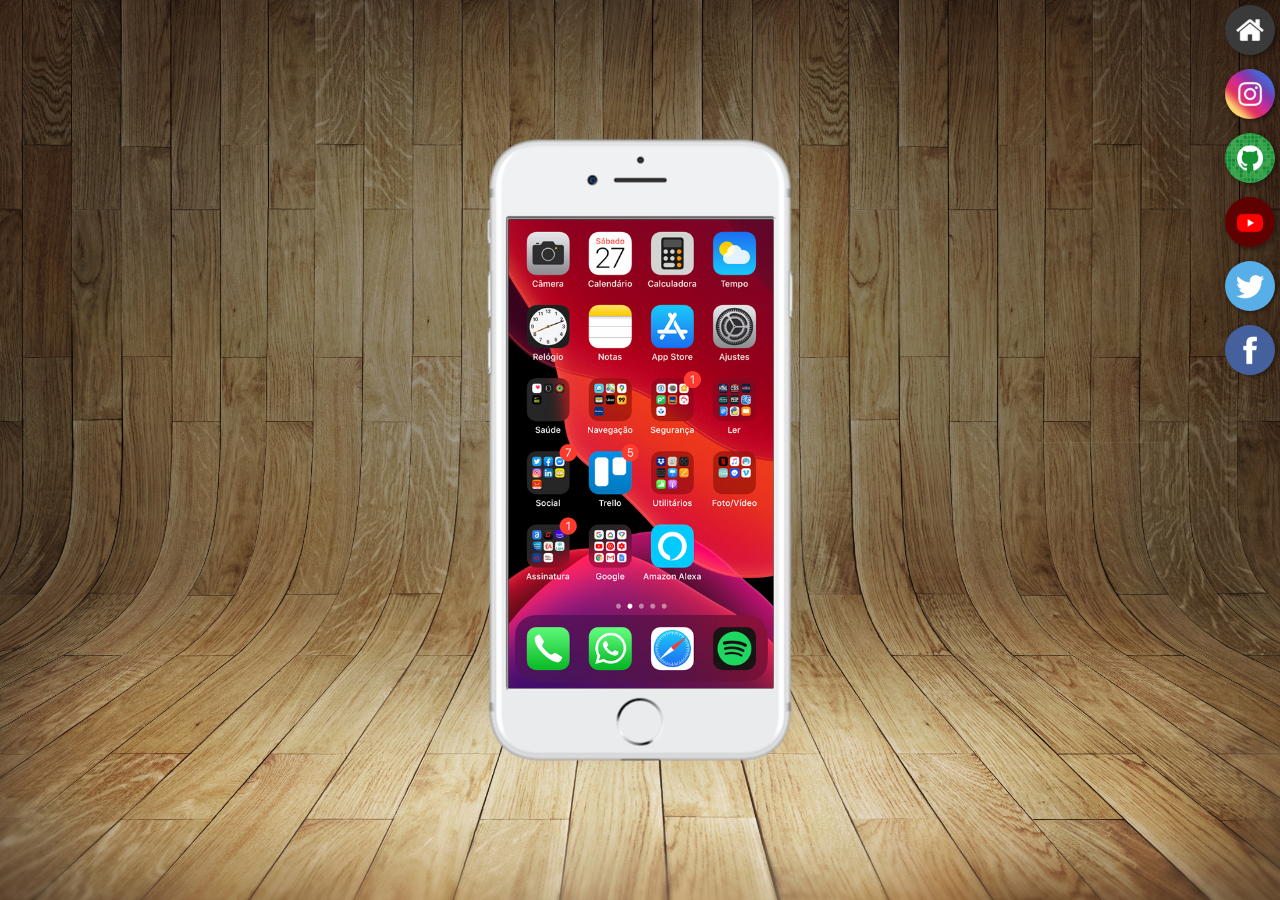
<file: index.html>
<!DOCTYPE html>
<html lang="pt-br">
<head>
    <meta charset="UTF-8">
    <meta name="viewport" content="width=device-width, initial-scale=1.0">
    <title>Projeto de Redes Sociais</title>
    <link rel="shortcut icon" href="favicon.ico" type="image/x-icon">
    <link rel="stylesheet" href="estilos/style.css">
</head>

<body>
    <main>
        <section id="telefone">
            <iframe src="home.html" name="tela" id="tela" fameborder="0">
                Seu navegador não é compatível com isso!
            </iframe>
        </section>

        <section id="redes-sociais">
            <a href="home.html" target="tela"><img src="imagens/logo-home.jpg" alt="home"></a> <br>

            <a href="instagram.html" target="tela"><img src="imagens/logo-instagram.jpg" alt="instagram"></a> <br>

            <a href="github.html" target="tela"><img src="imagens/logo-github.jpg" alt="github"></a> <br>

            <a href="youtube.html" target="tela"><img src="imagens/logo-youtube.jpg" alt="youtube"></a> <br>

            <a href="twitter.html"  target="tela"><img src="imagens/logo-twitter.jpg" alt="twitter"></a> <br>

            <a href="facebook.html"  target="tela"><img src="imagens/logo-facebook.jpg" alt="facebook"></a>
        </section>
    </main>
</body>
</html>
</file>
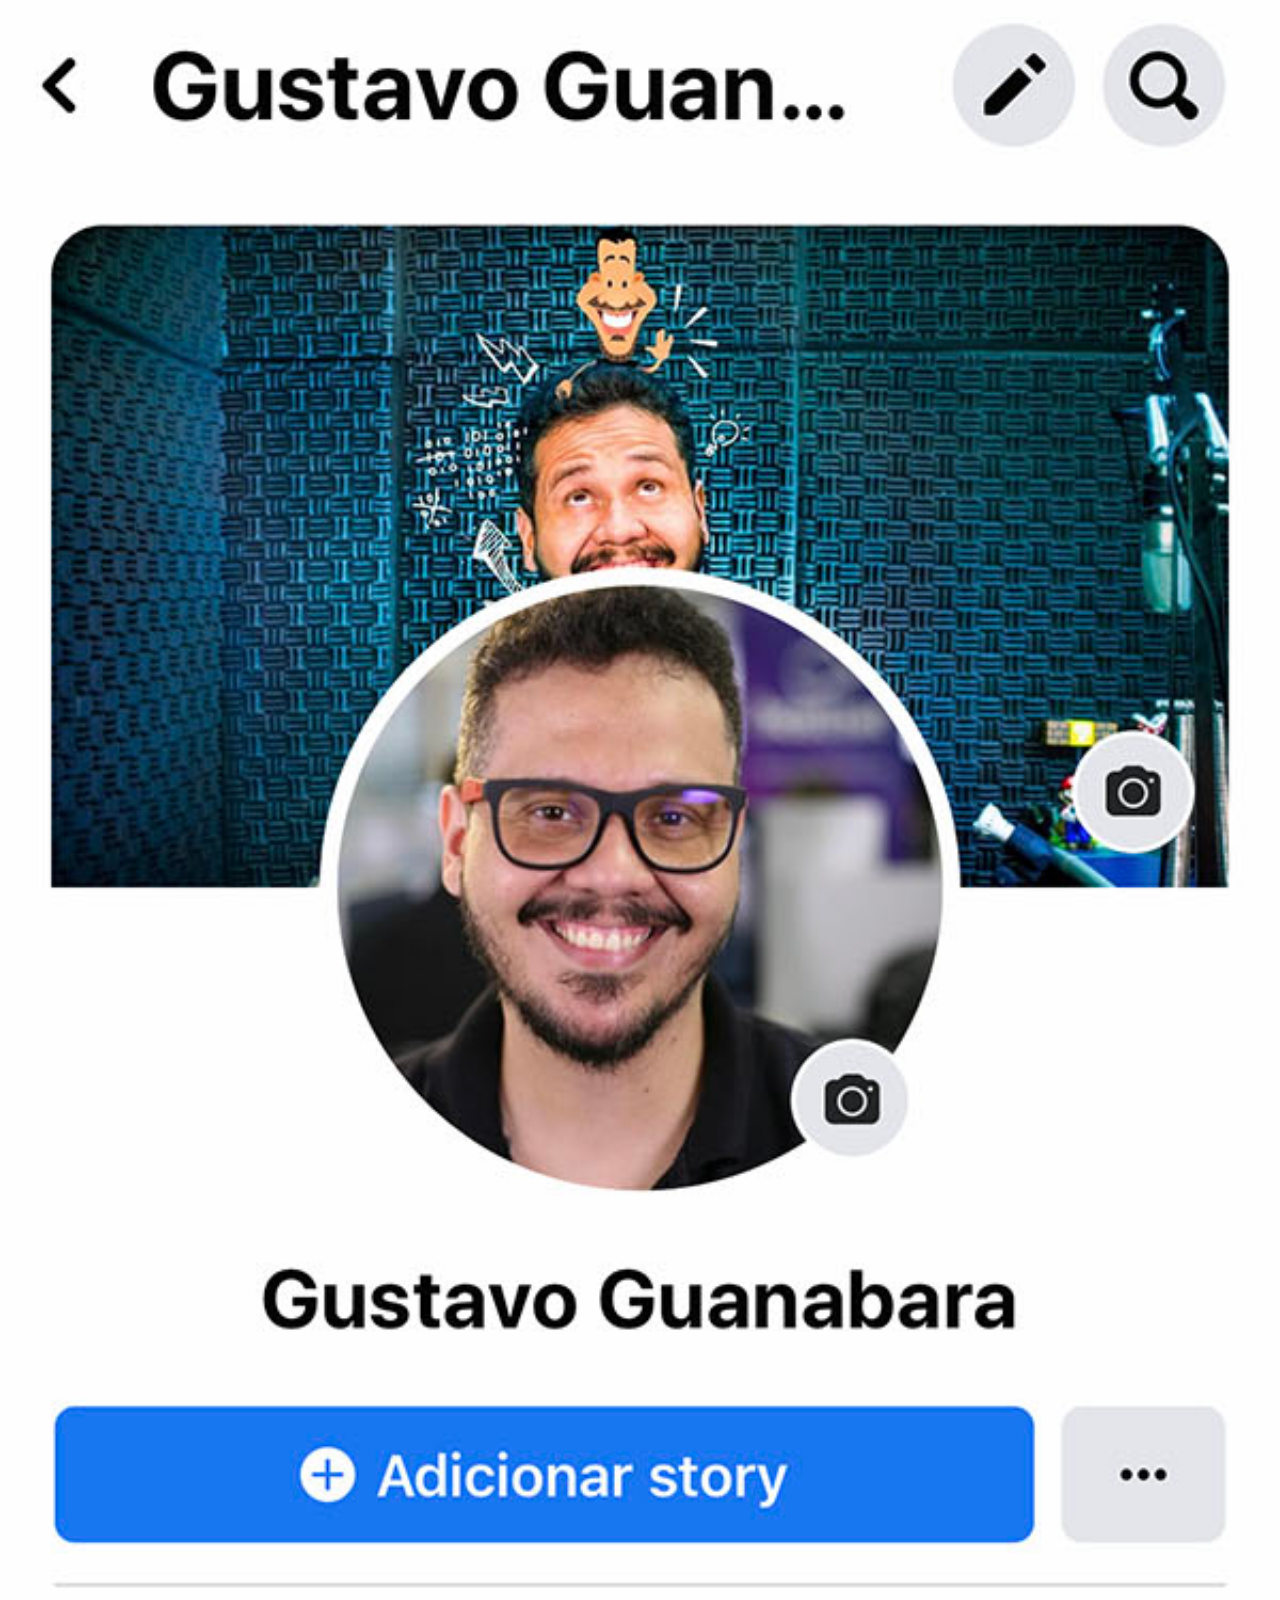
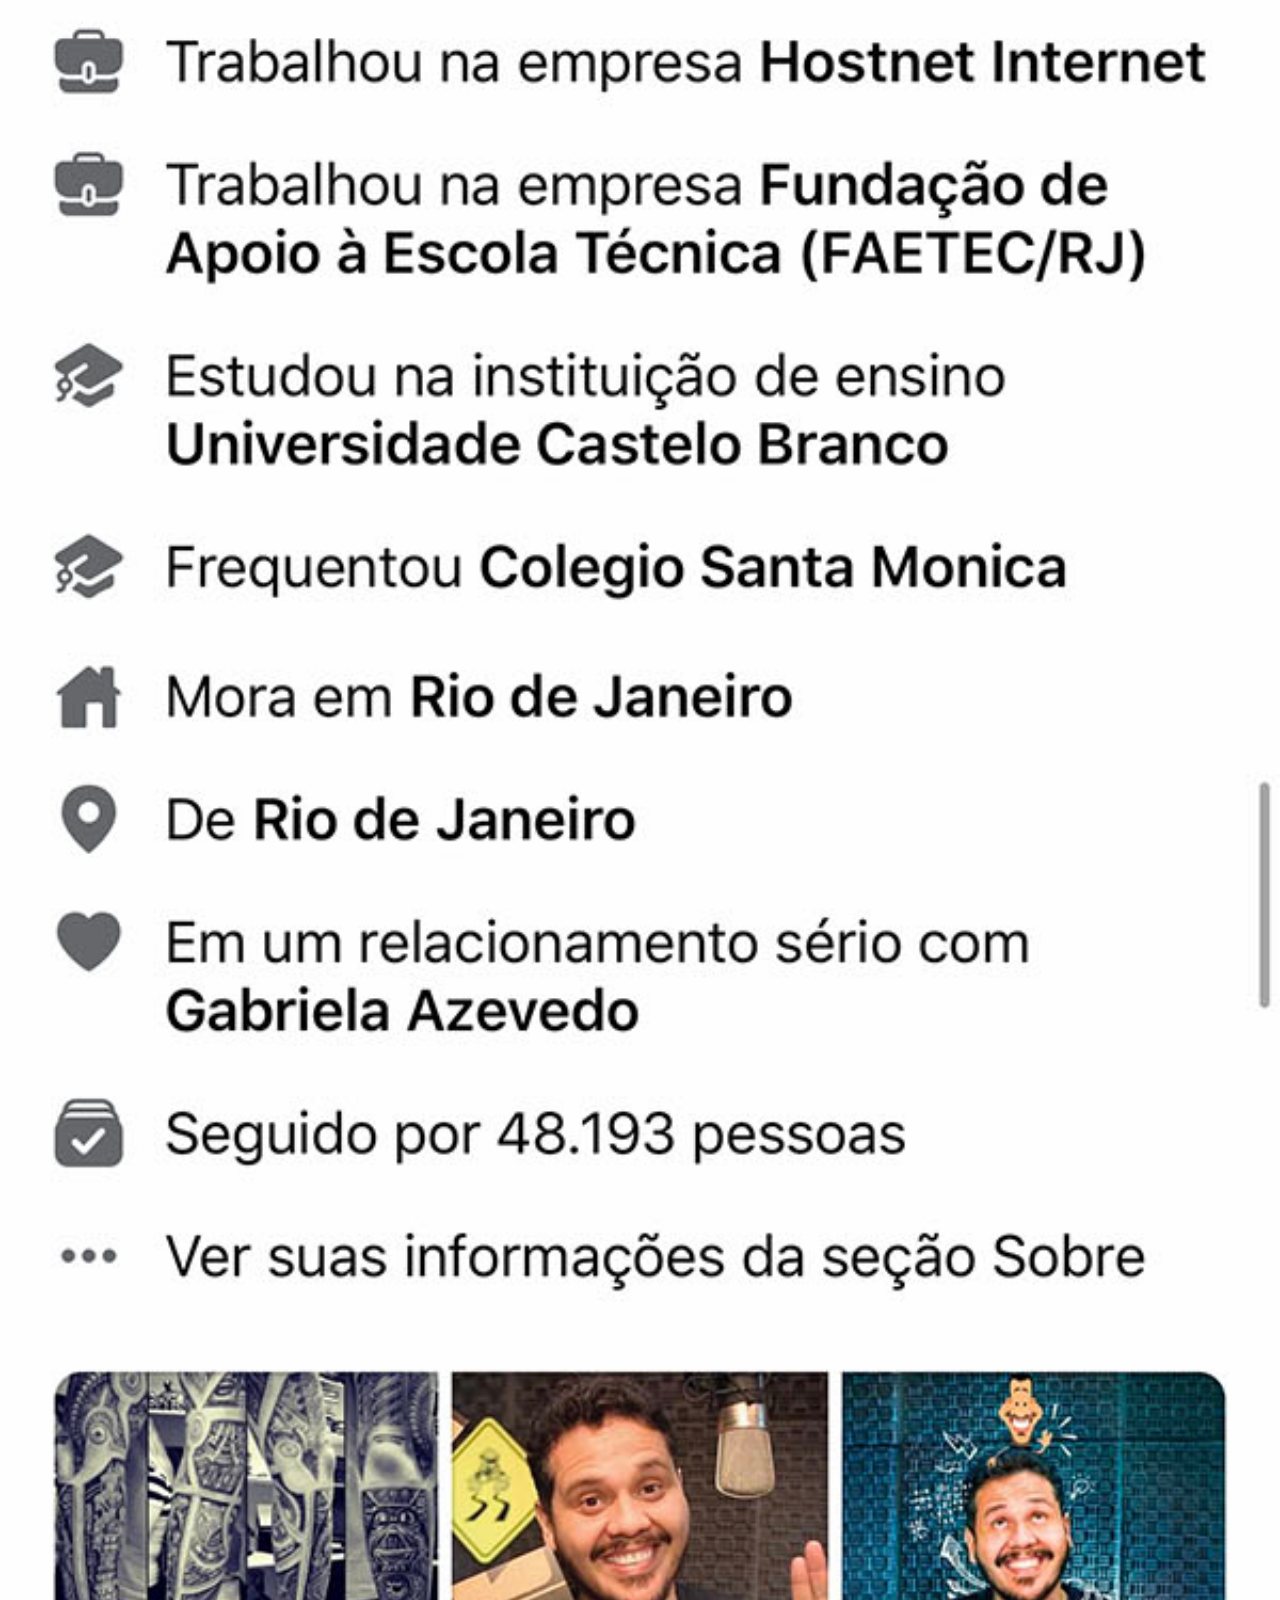
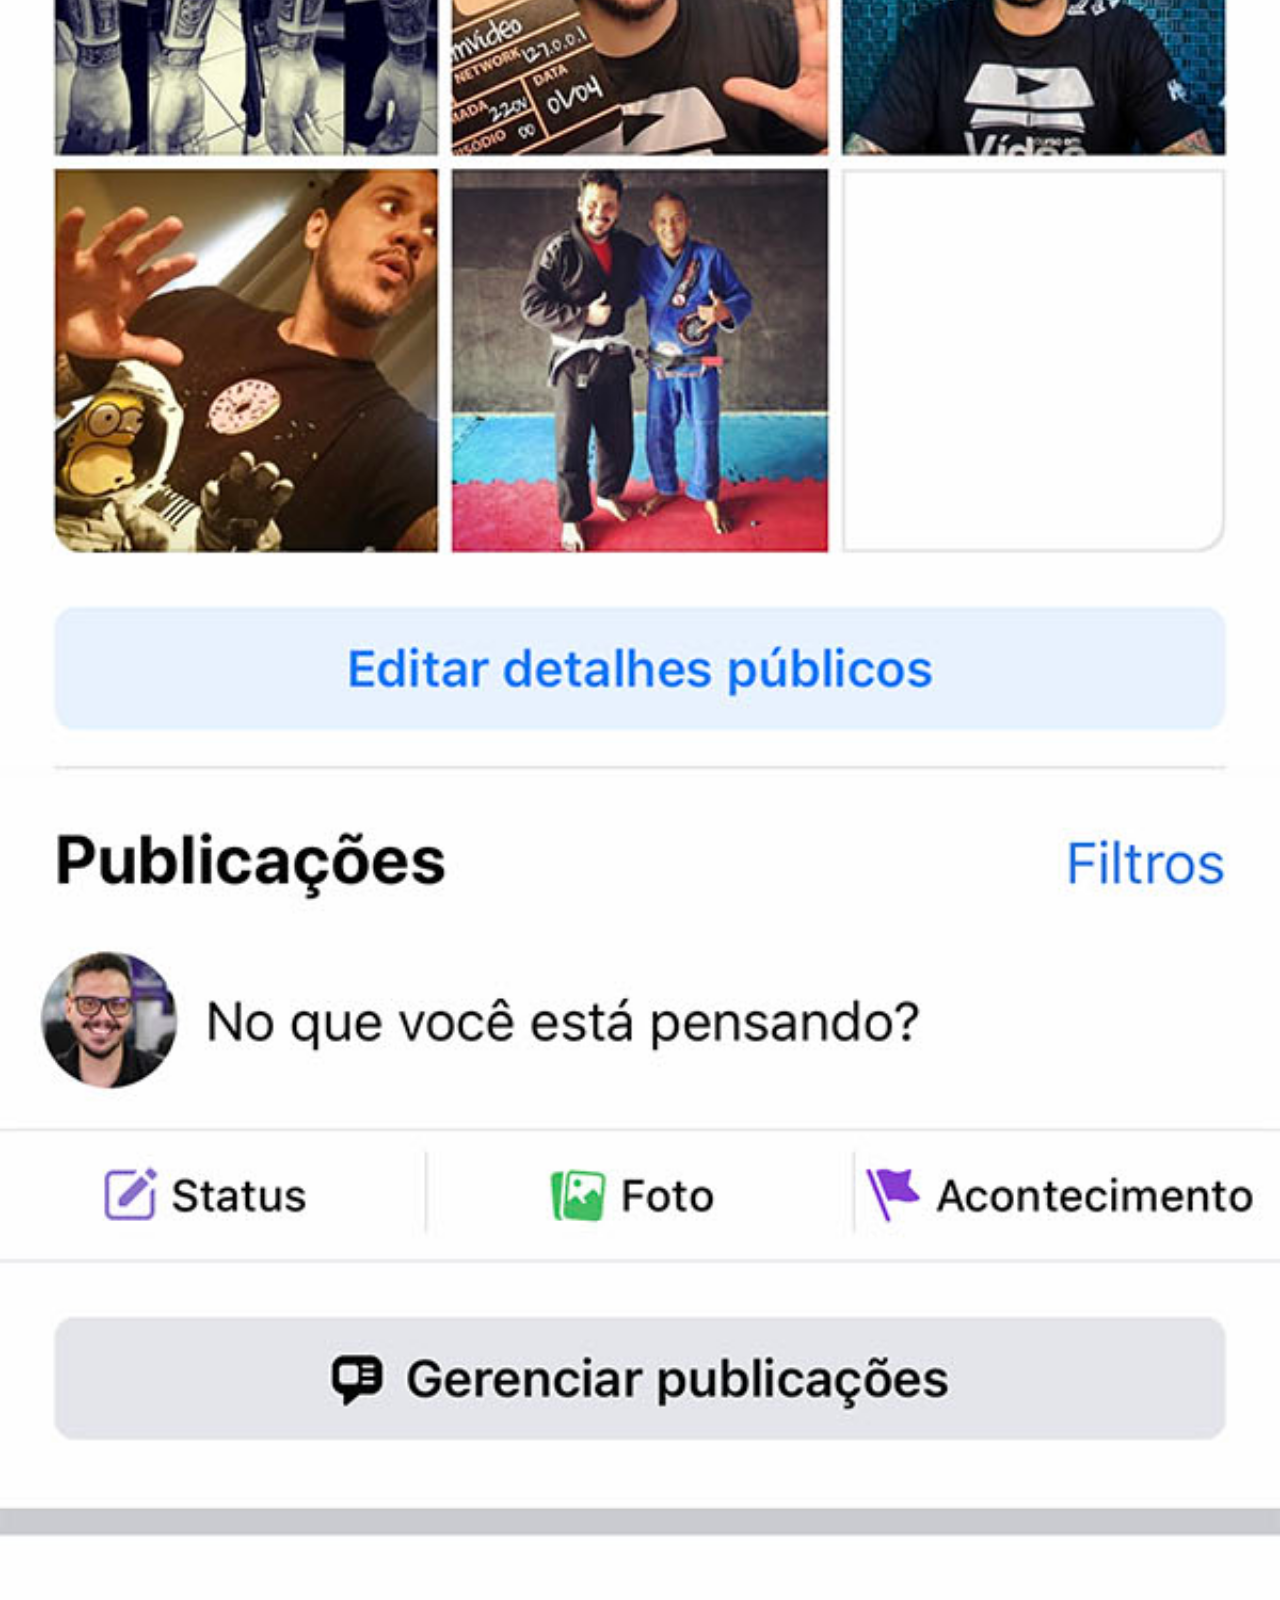
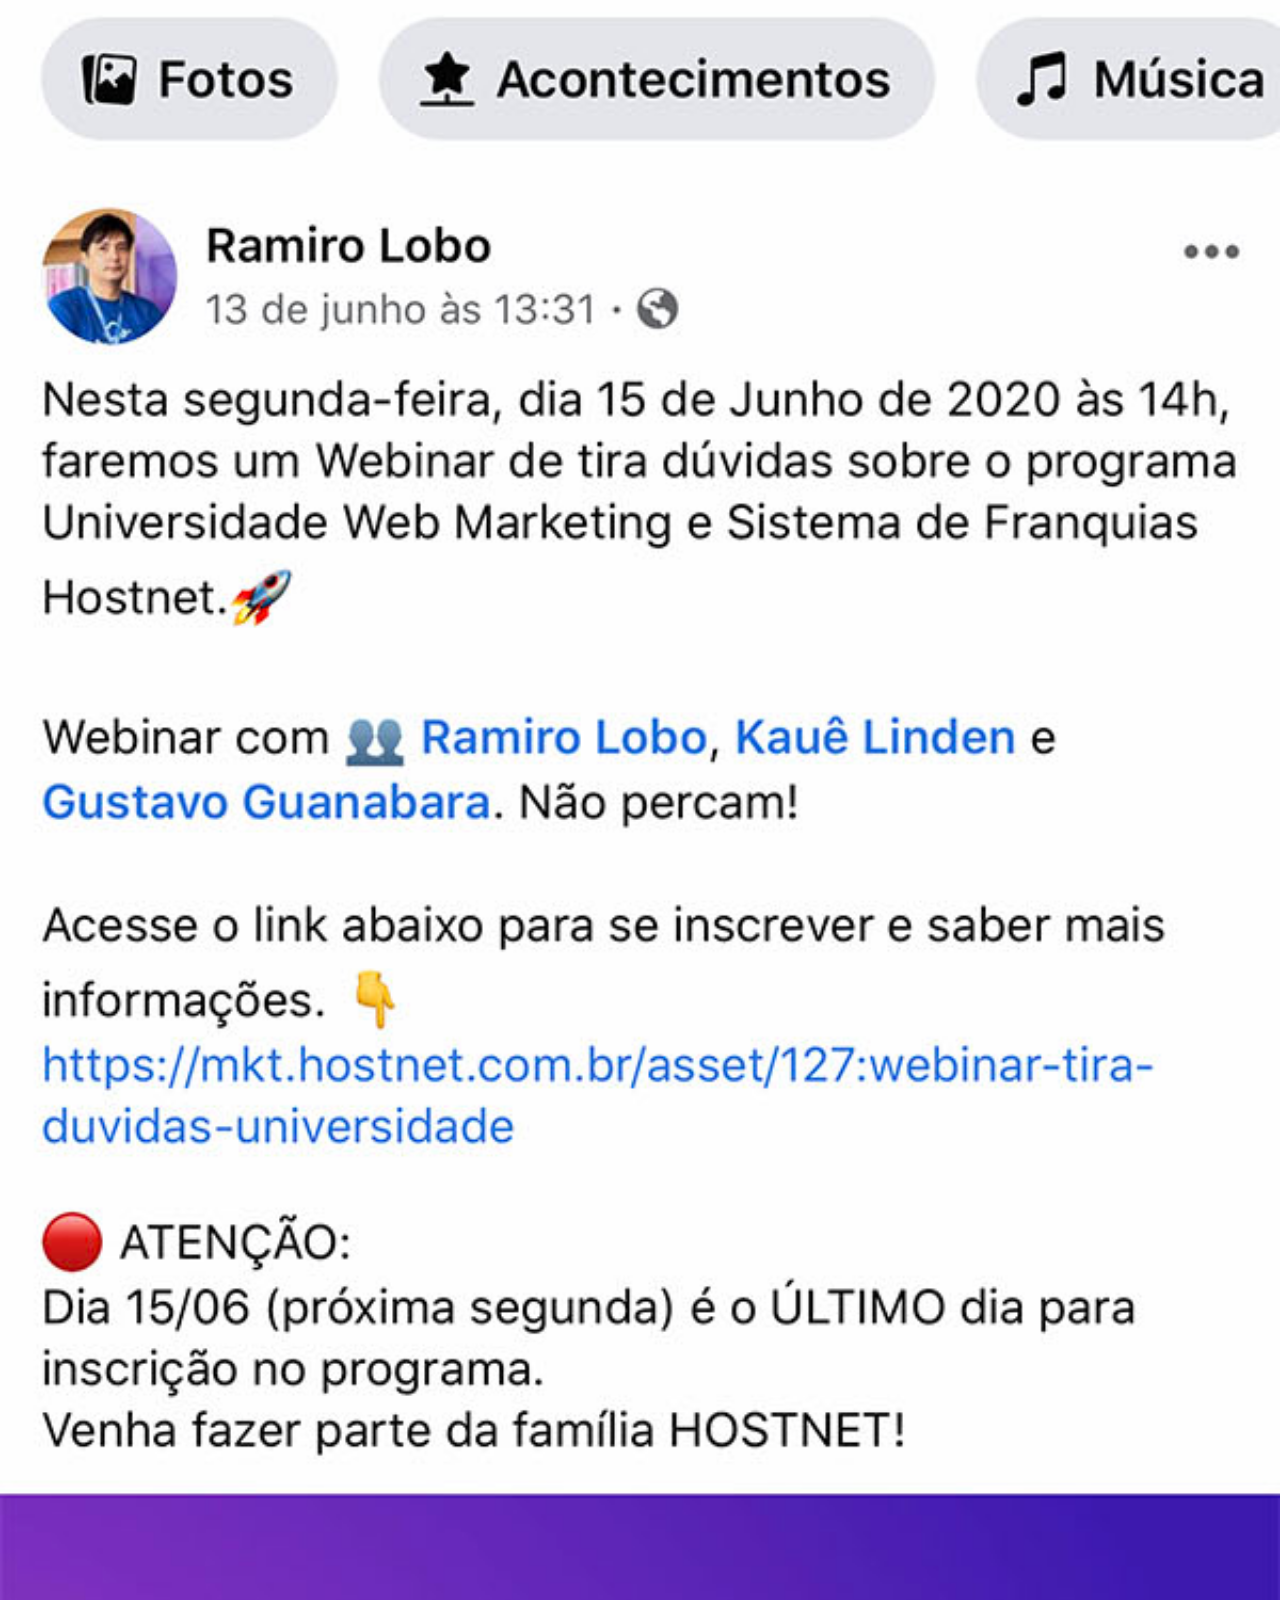
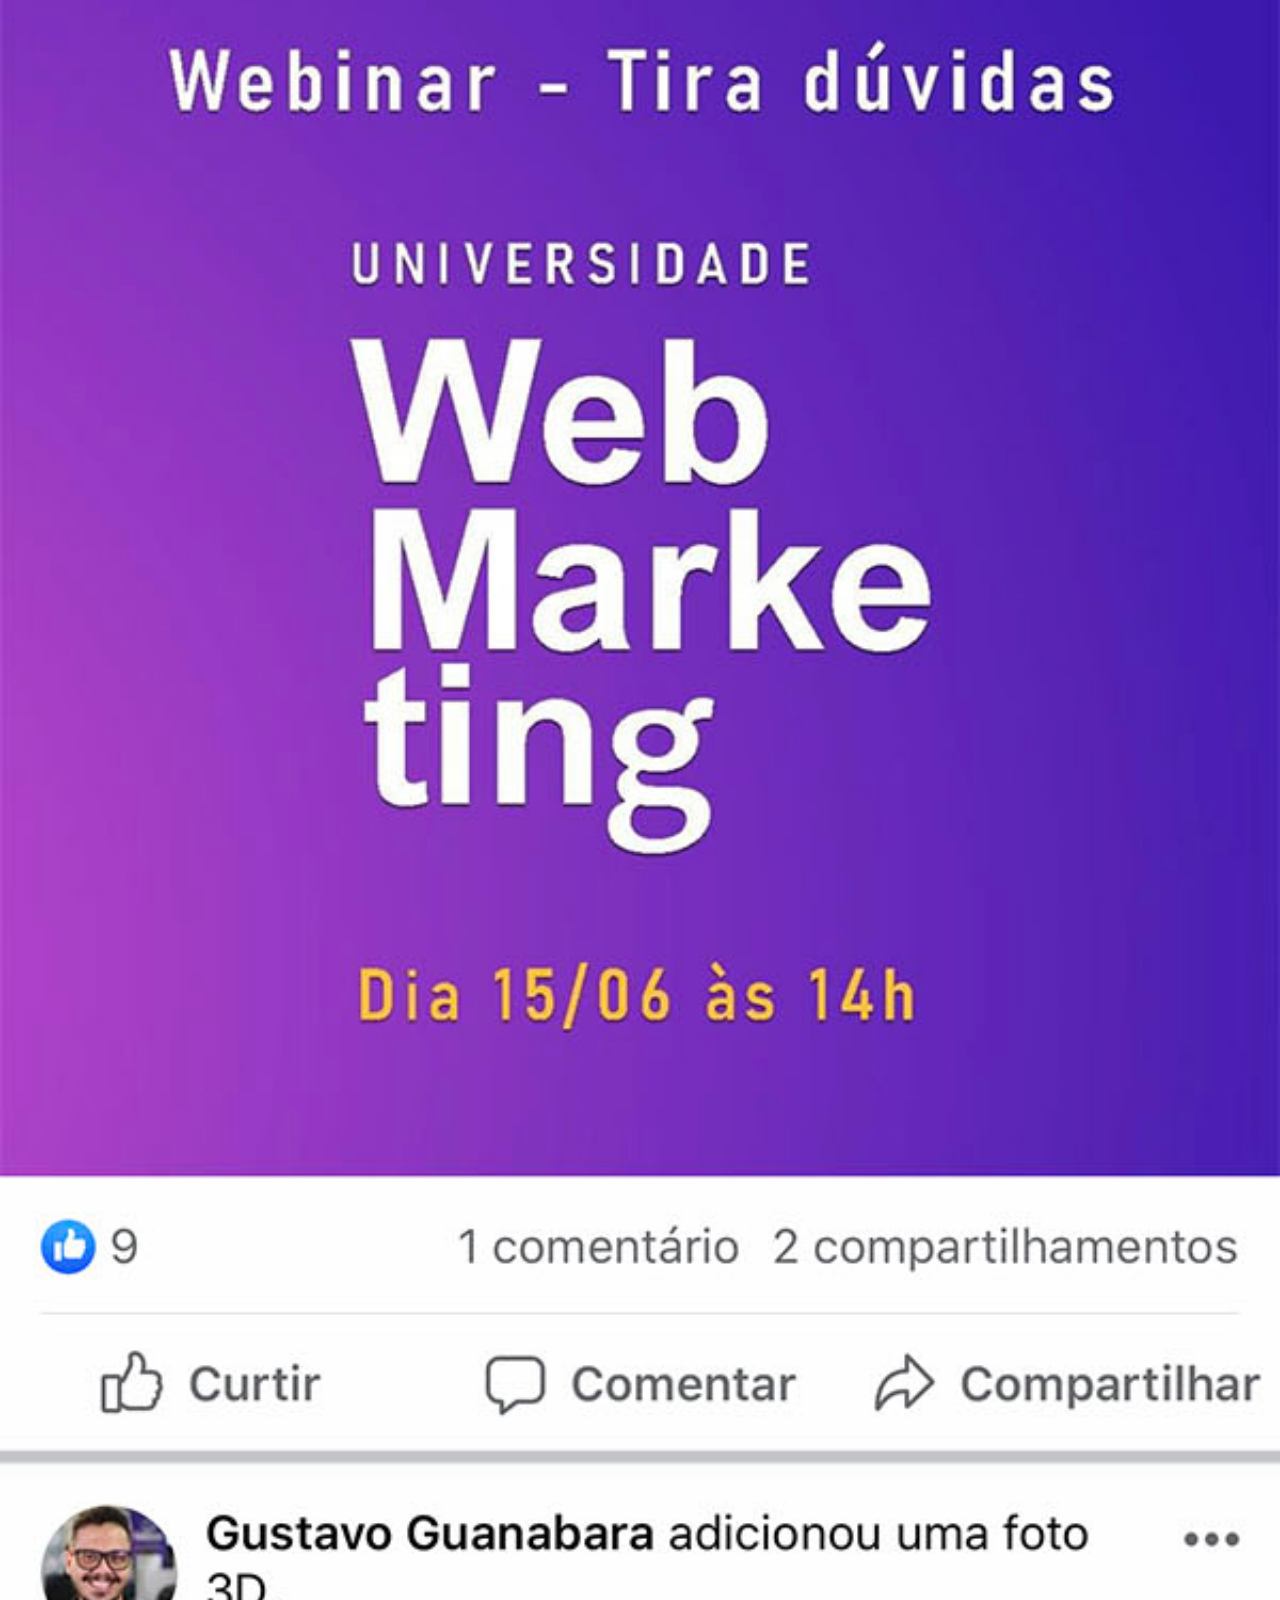
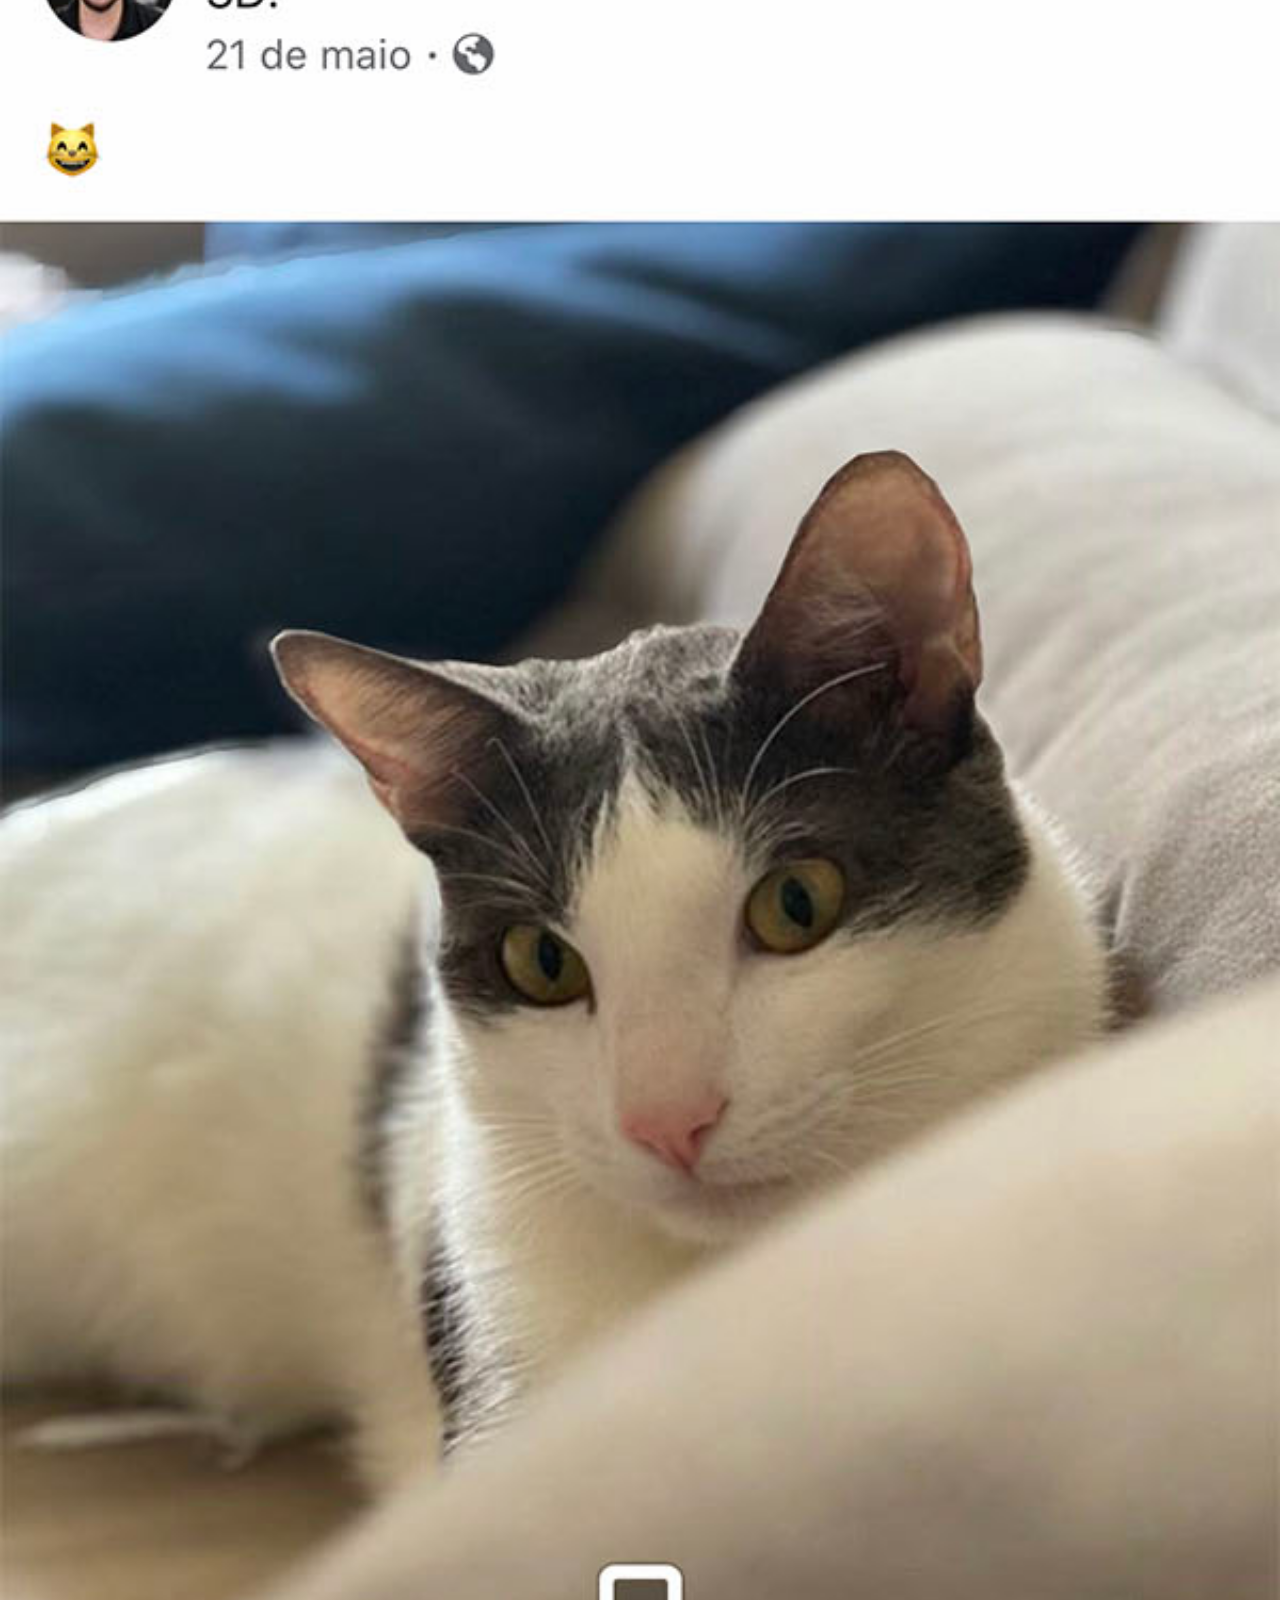
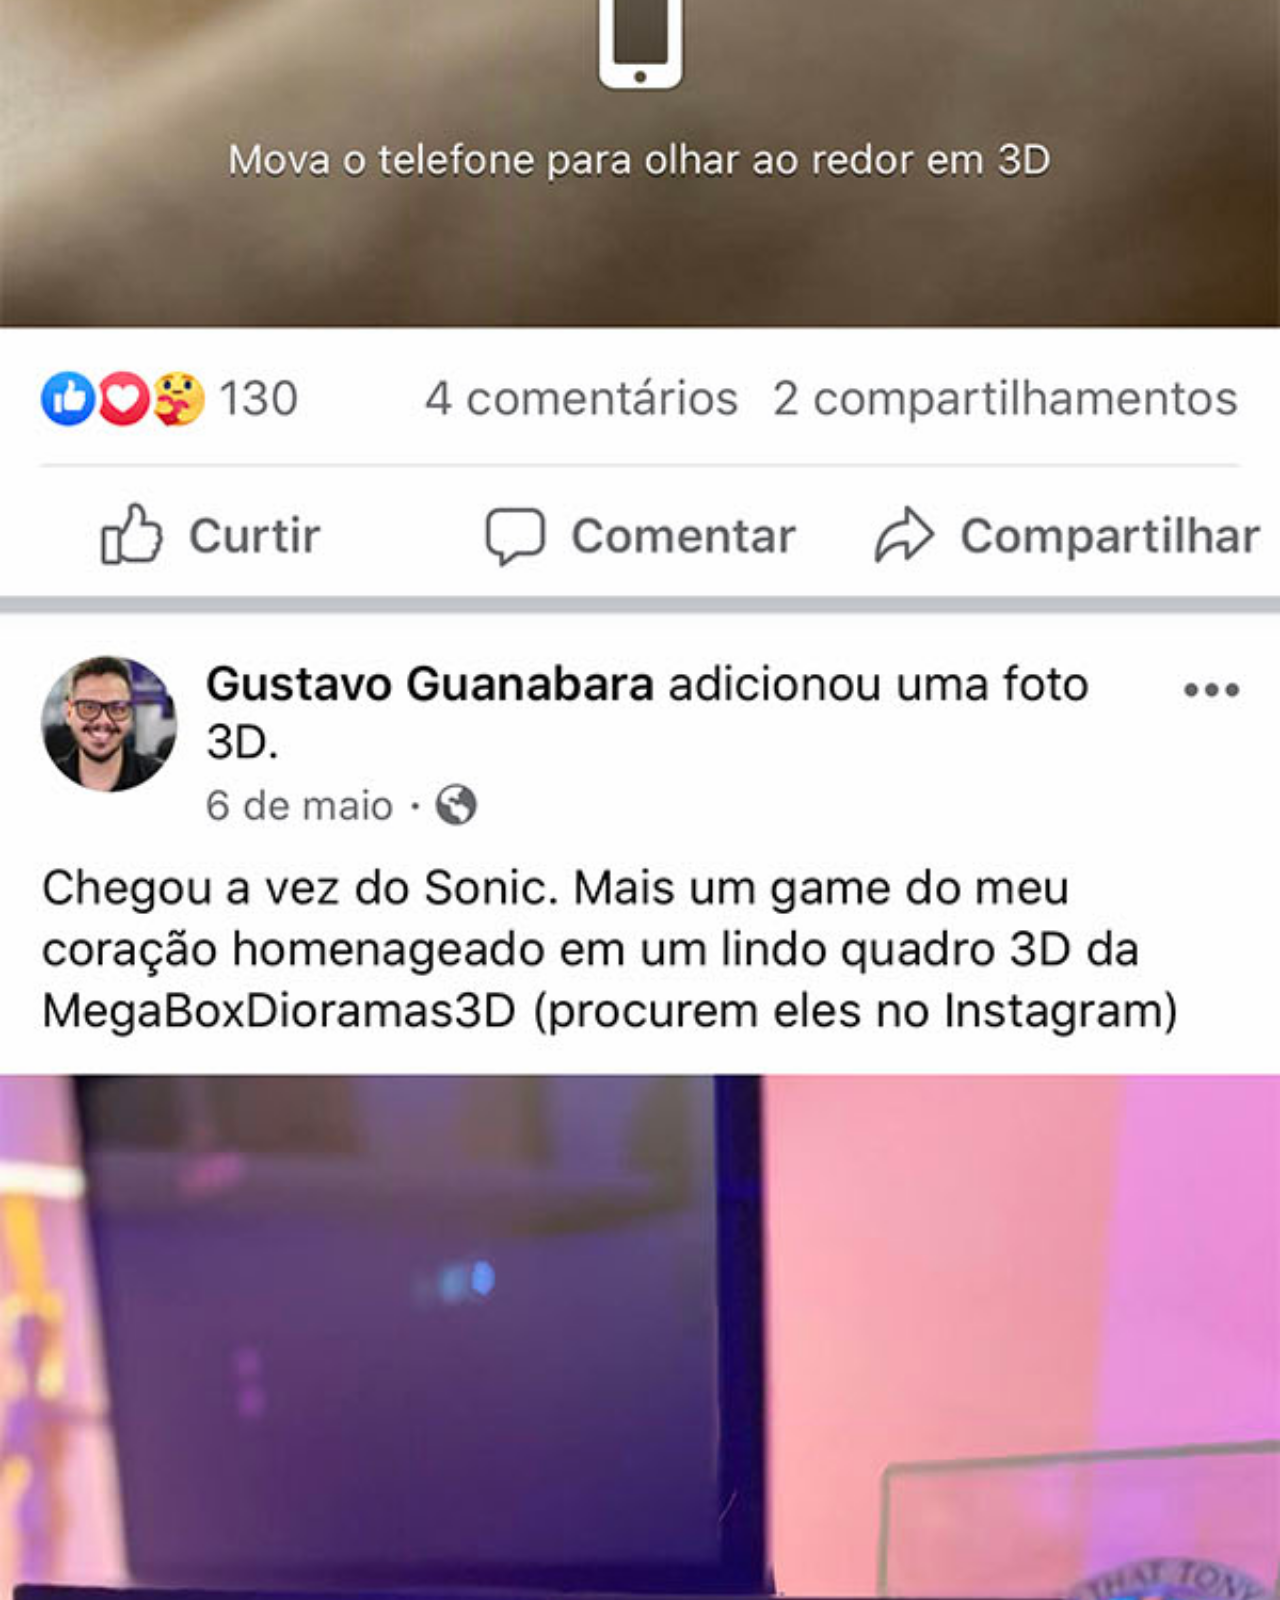
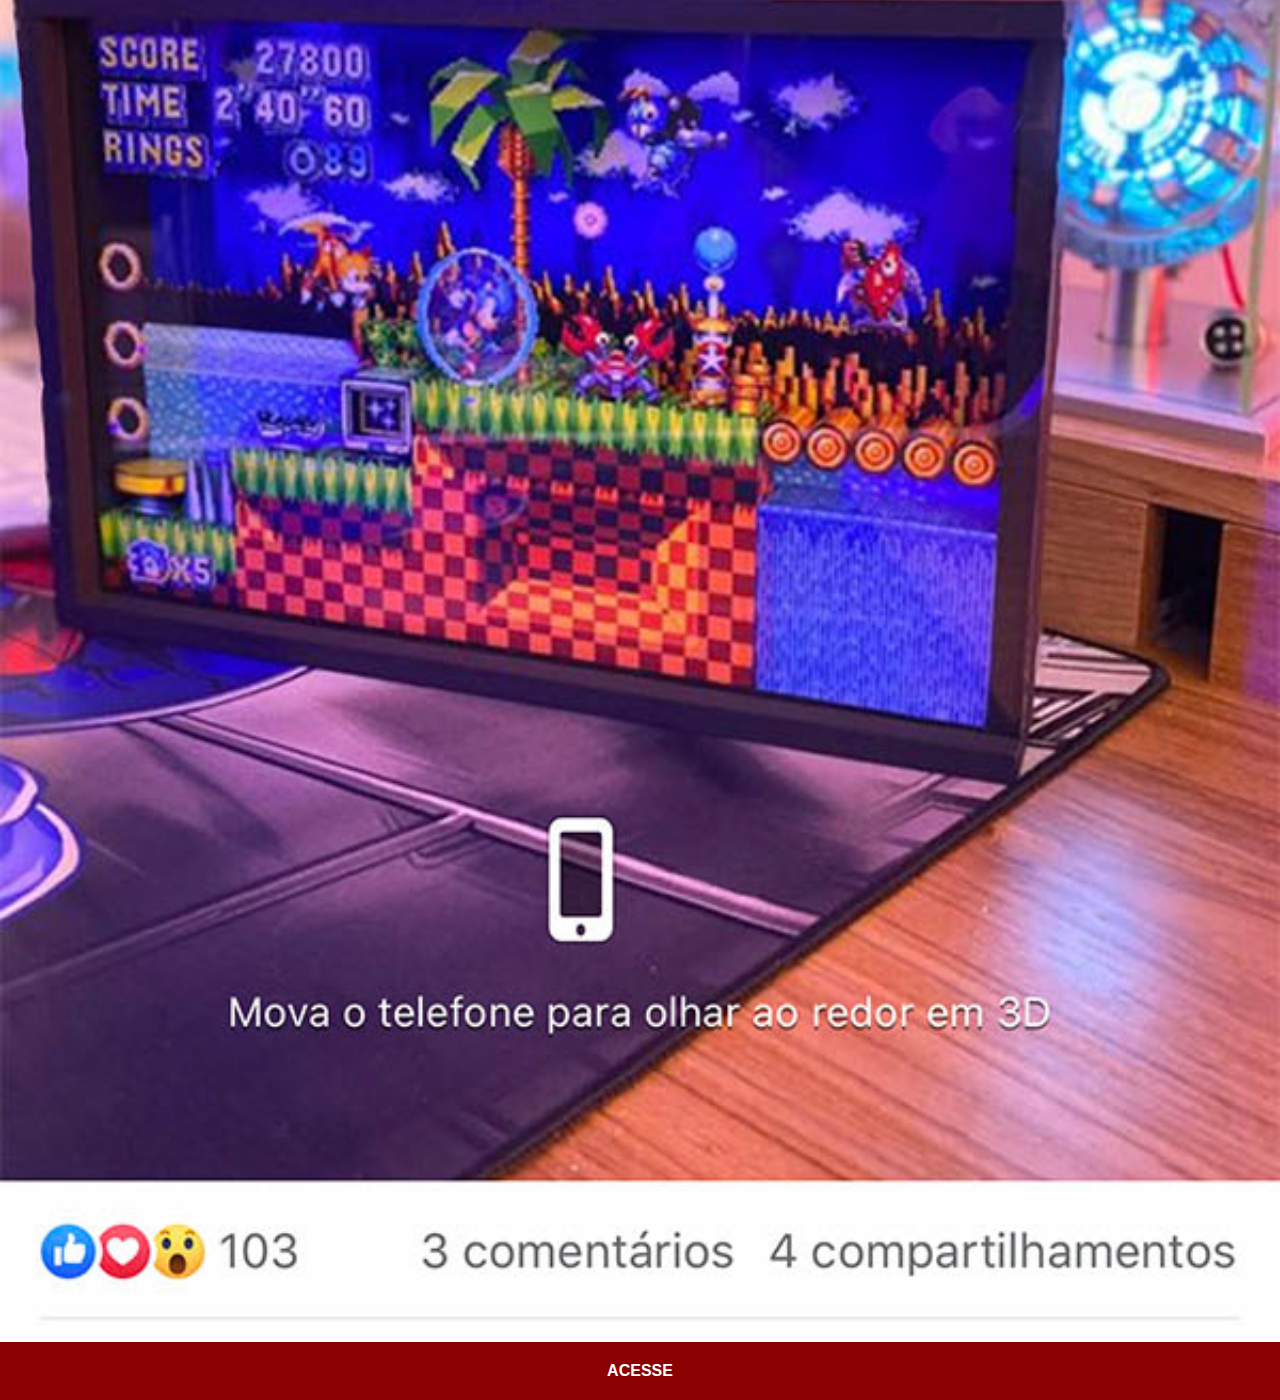
<file: facebook.html>
<!DOCTYPE html>
<html lang="pt-br">
<head>
    <meta charset="UTF-8">
    <meta name="viewport" content="width=device-width, initial-scale=1.0">
    <title>Facebook</title>
    <link rel="stylesheet" href="estilos/social.css">
</head>
<body>
    <img src="imagens/tela-facebook.jpg" alt="facebook">
    <a href="https://www.facebook.com/gustavoguanabara/?locale=pt_BR" target="_blank">ACESSE</a>
</body>
</html>
</file>
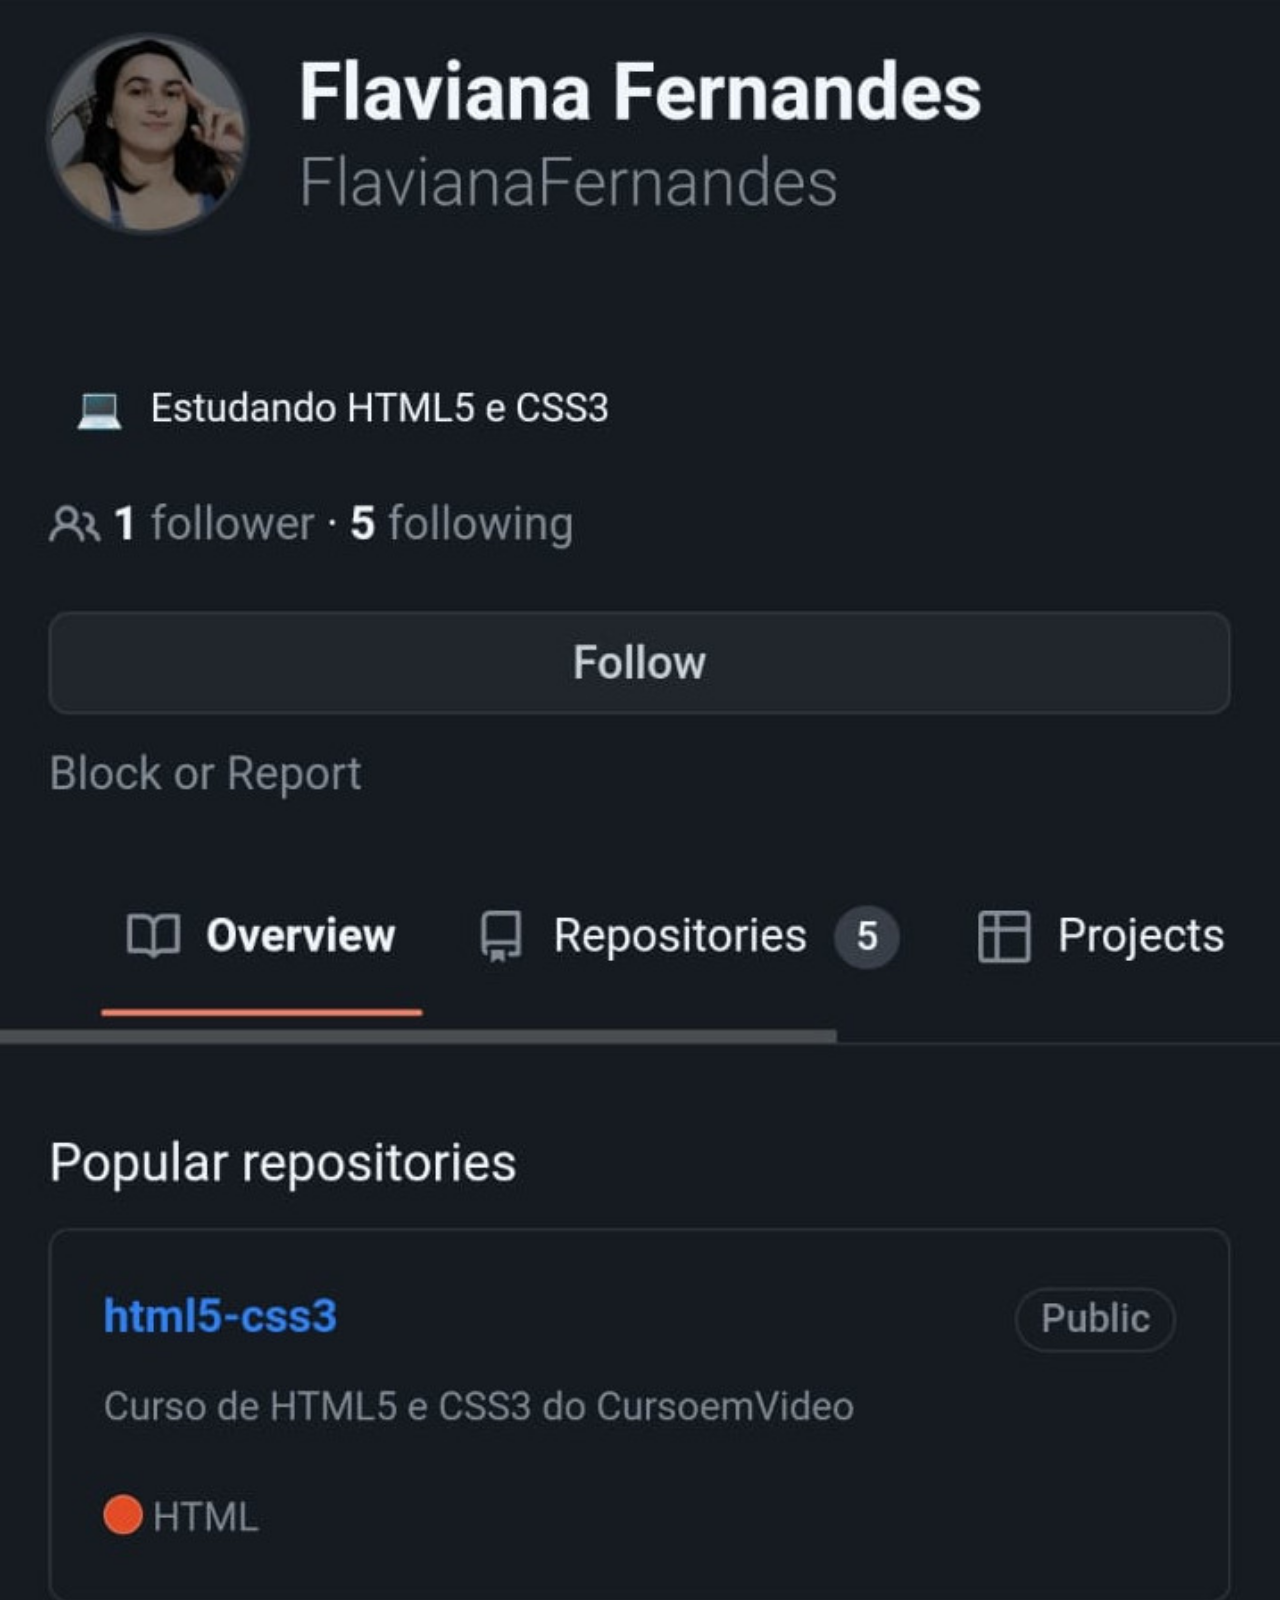
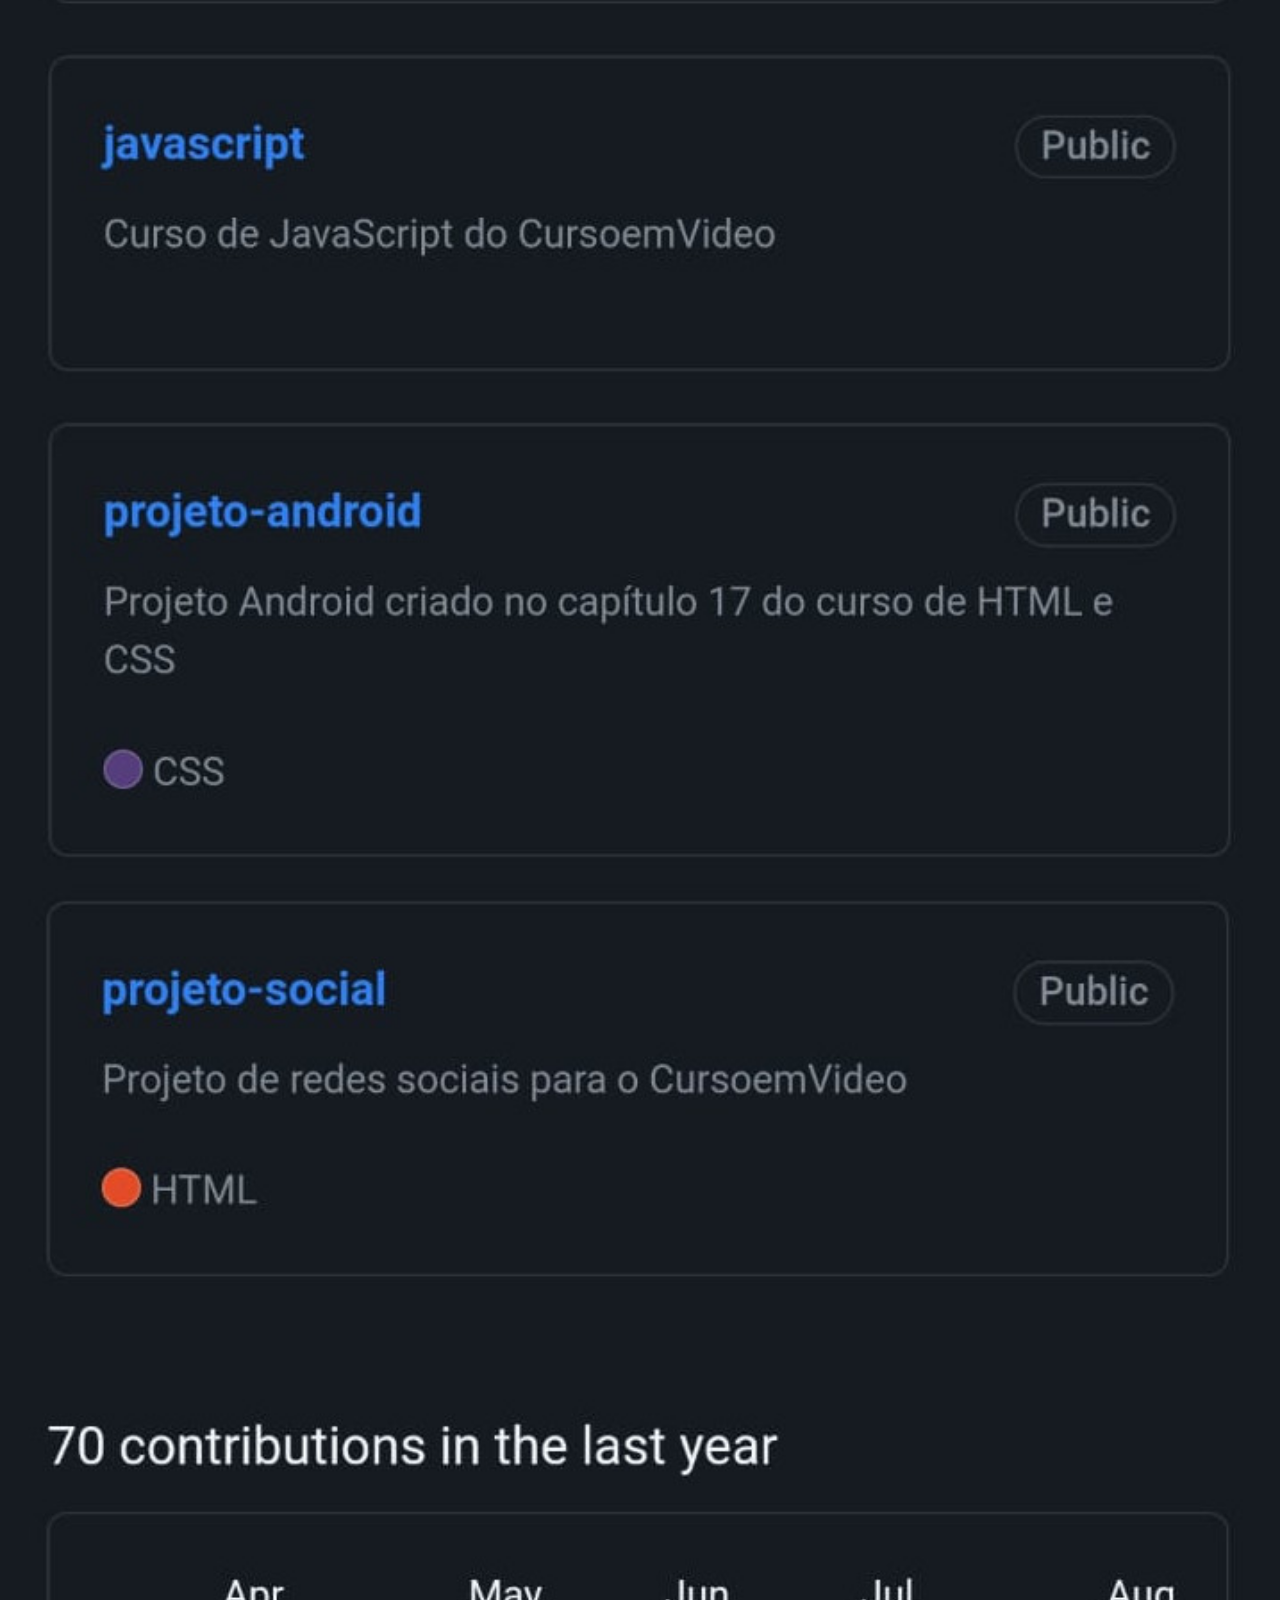
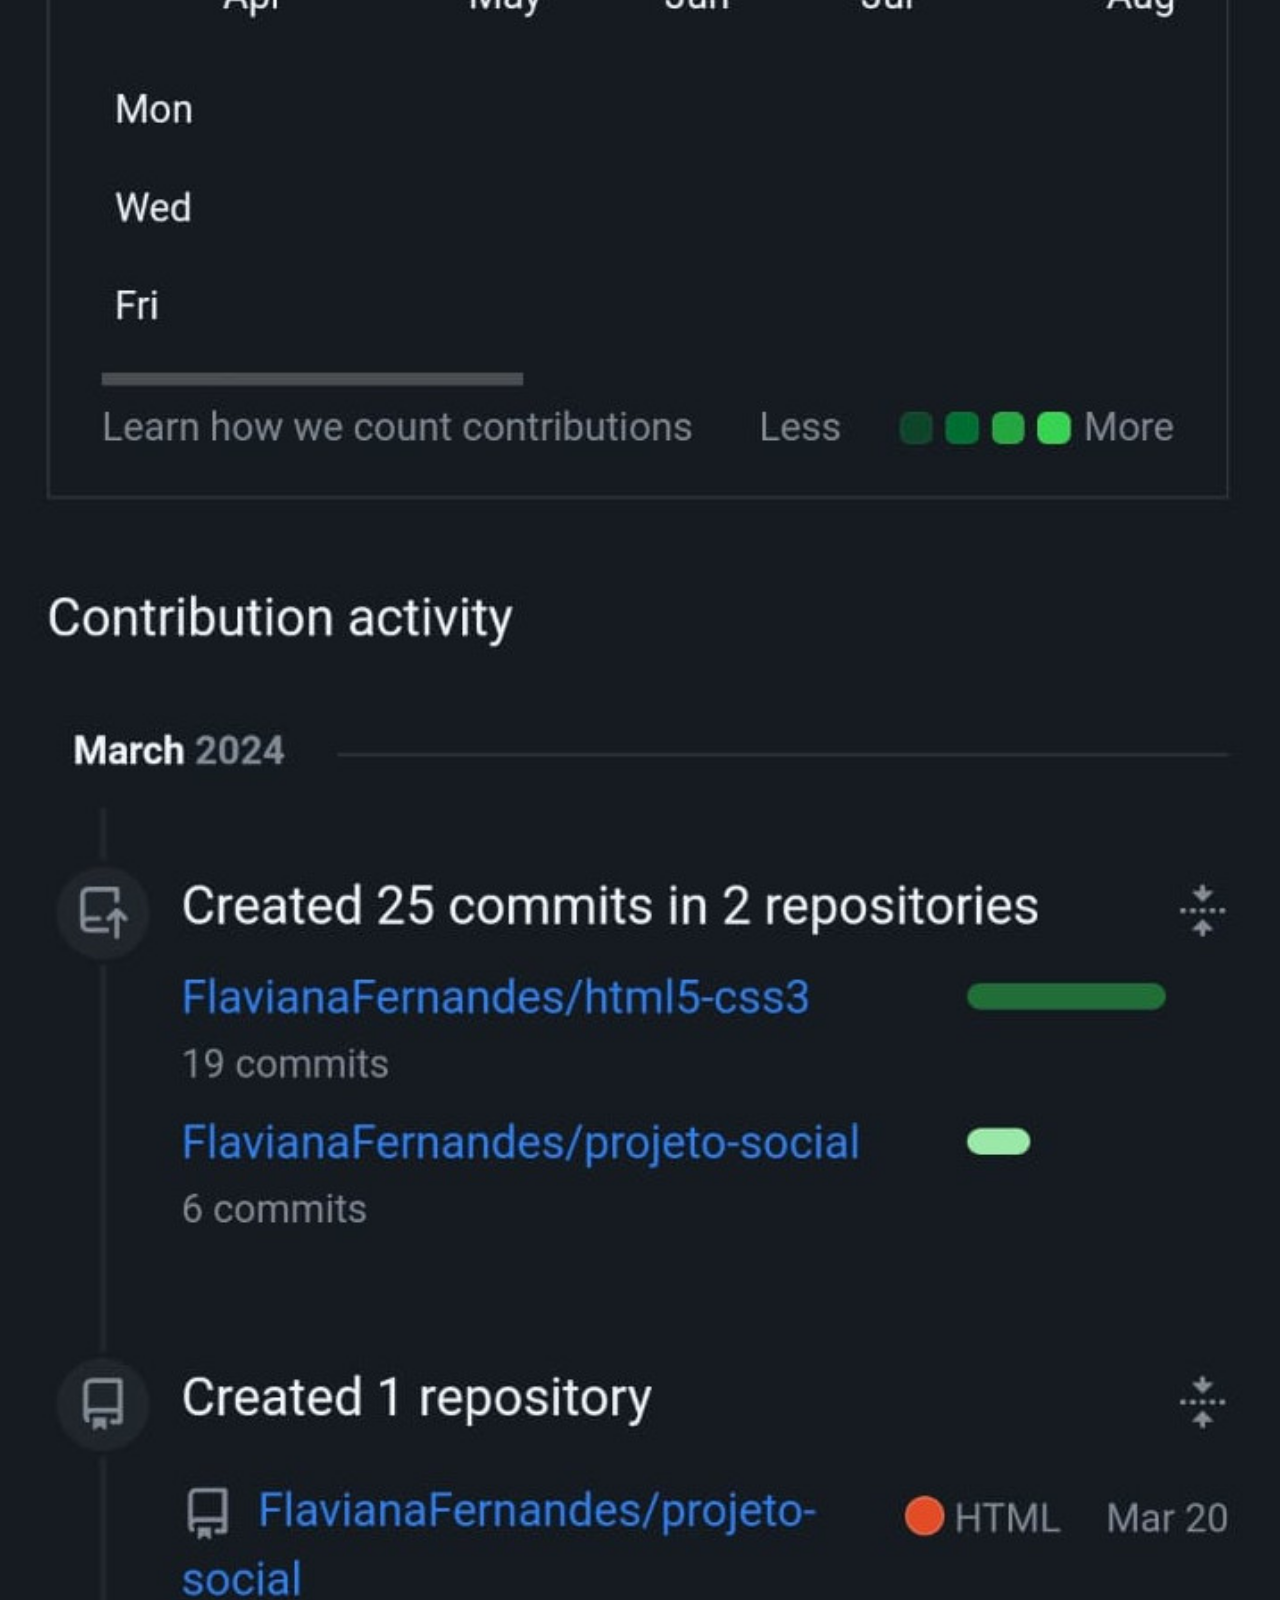
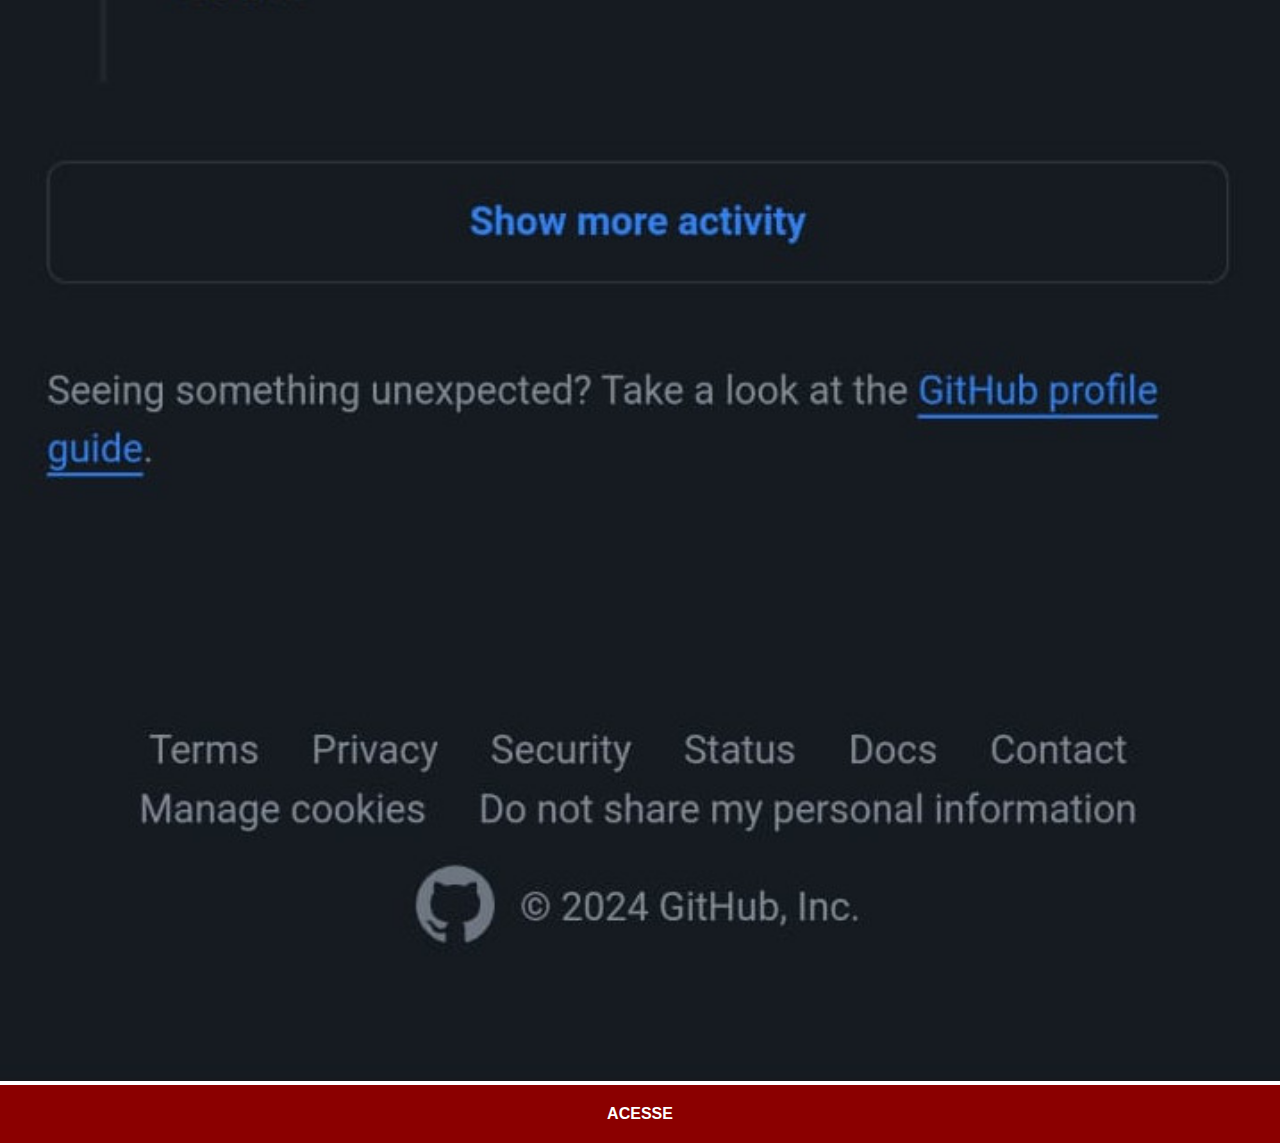
<file: github.html>
<!DOCTYPE html>
<html lang="pt-br">
<head>
    <meta charset="UTF-8">
    <meta name="viewport" content="width=device-width, initial-scale=1.0">
    <title>GitHub</title>
    <link rel="stylesheet" href="estilos/social.css">
</head>
<body>
    <img src="imagens/tela-github.jpg.jpg" alt="GitHub">
    <a href="https://github.com/flavianafernandes" target="_blank">ACESSE</a>
</body>
</html>
</file>
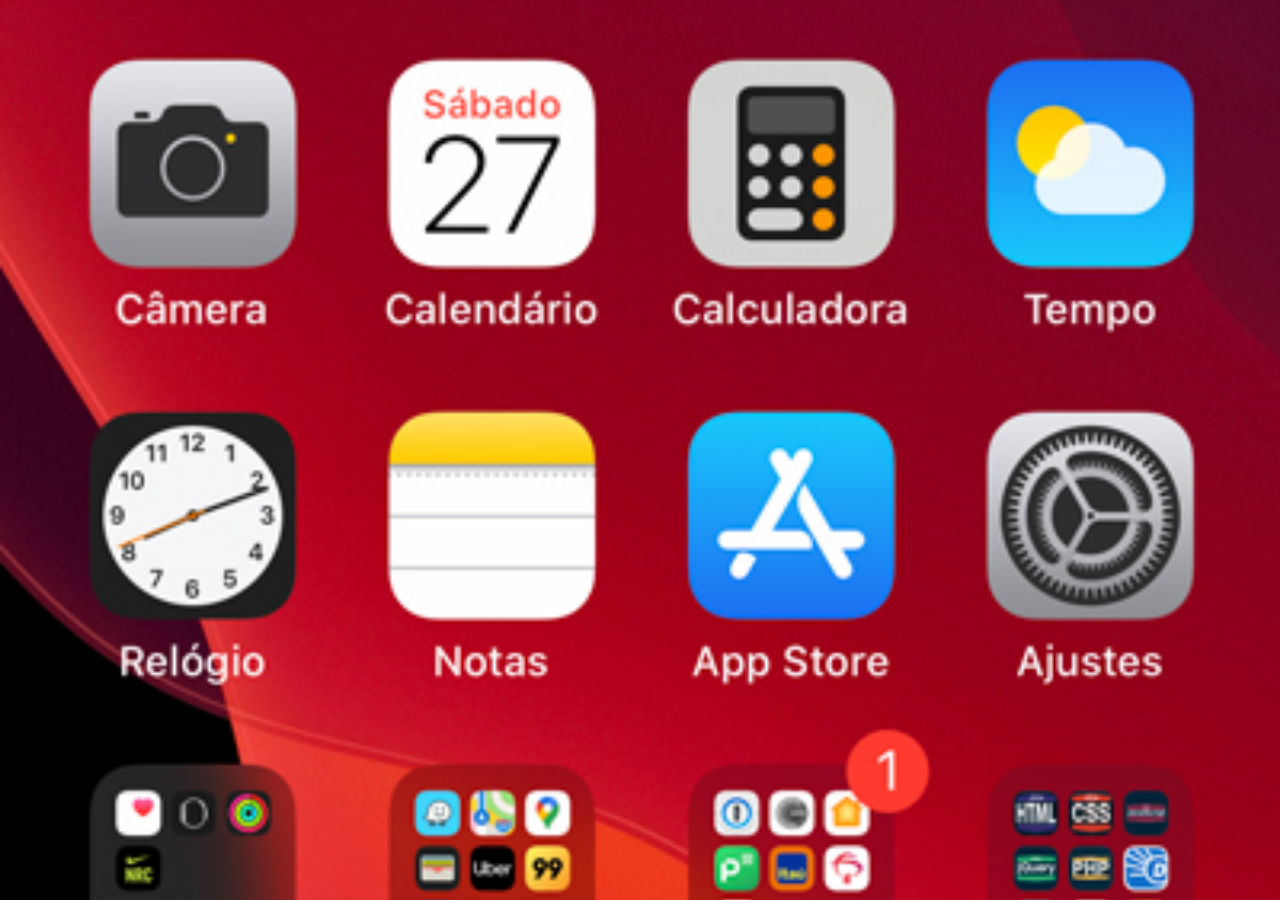
<file: home.html>
<!DOCTYPE html>
<html lang="pt-br">
<head>
    <meta charset="UTF-8">
    <meta name="viewport" content="width=device-width, initial-scale=1.0">
    <title>Tela</title>
    <style>
        *{
            margin: 0px;
            padding: 0px;       
        }

        body{
            height: 100vh;
            width: 100vw;
           
            /* fazer a shorthand */
            background-color: black;

            background-image: url('imagens/tela-home.jpg');

            background-position: top center;
            background-repeat: no-repeat;
            background-size: cover;
        }
    </style>
</head>
<body>
    
</body>
</html>
</file>
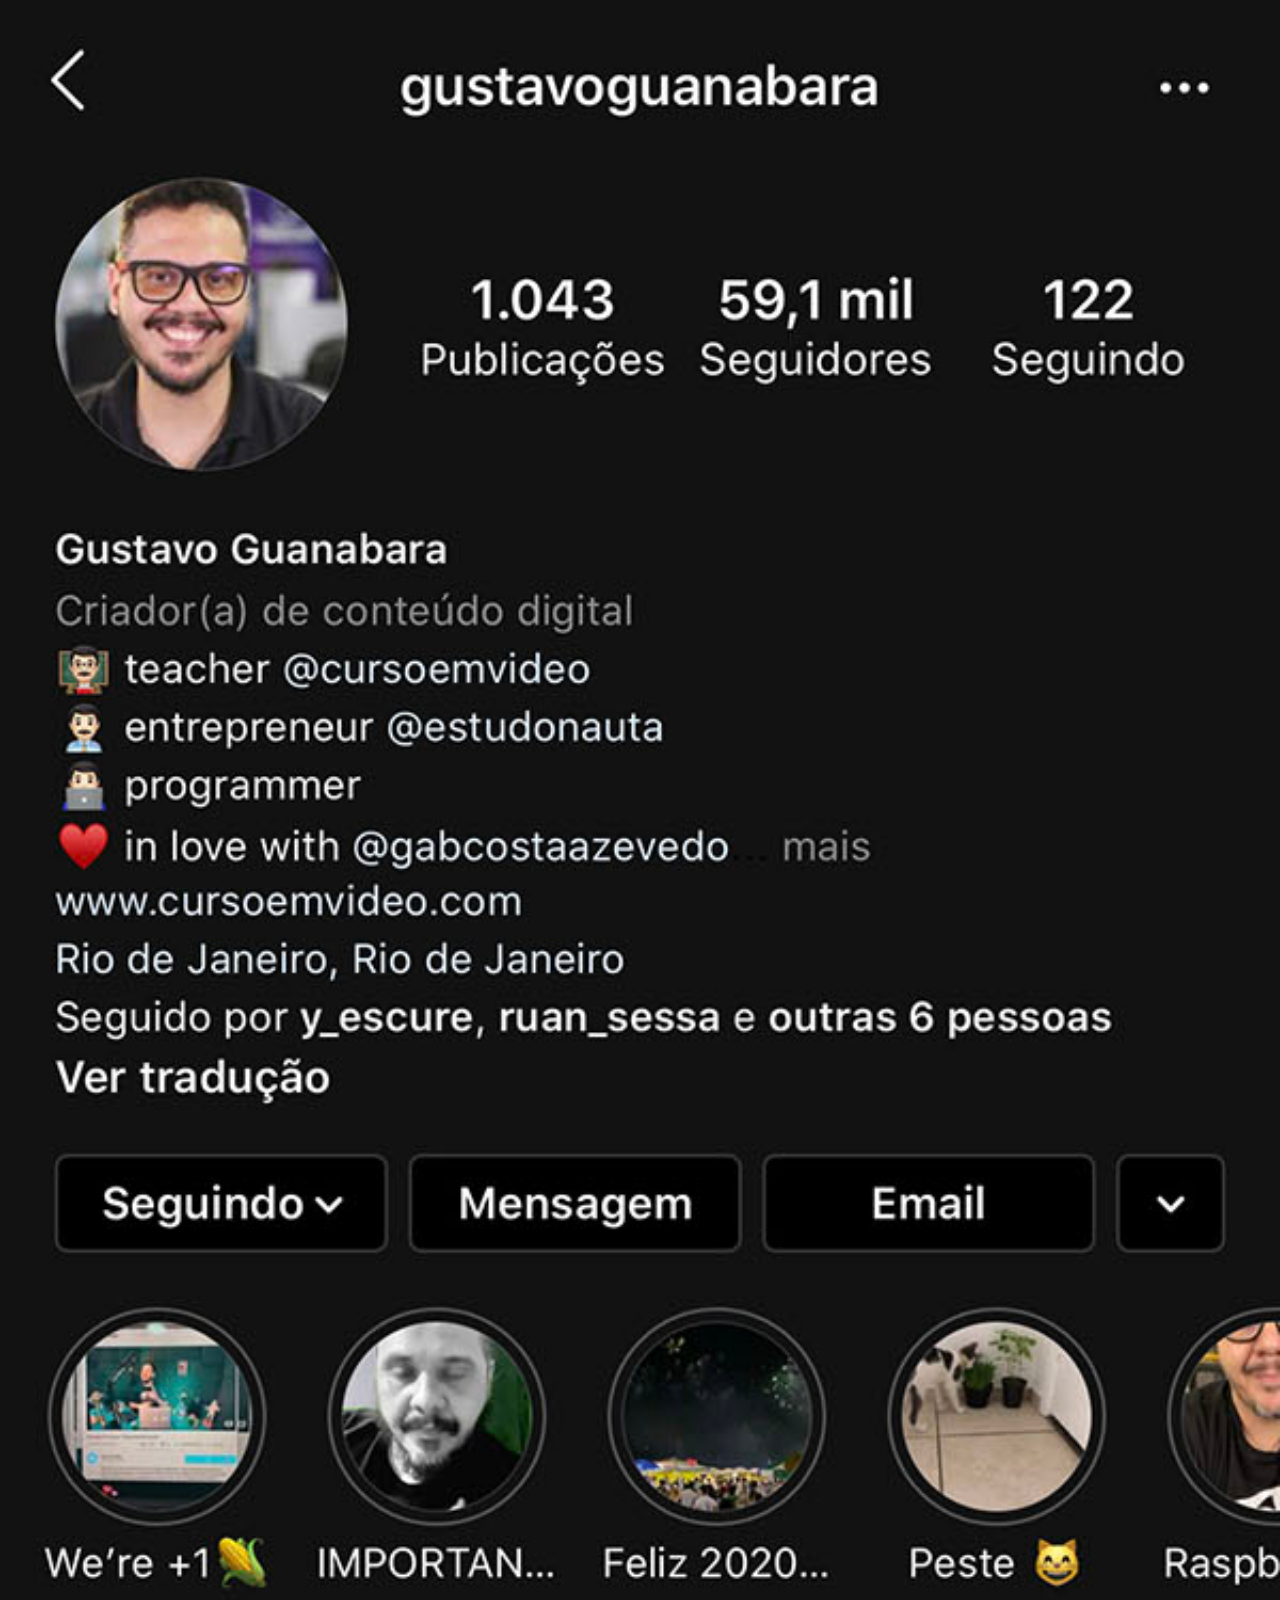
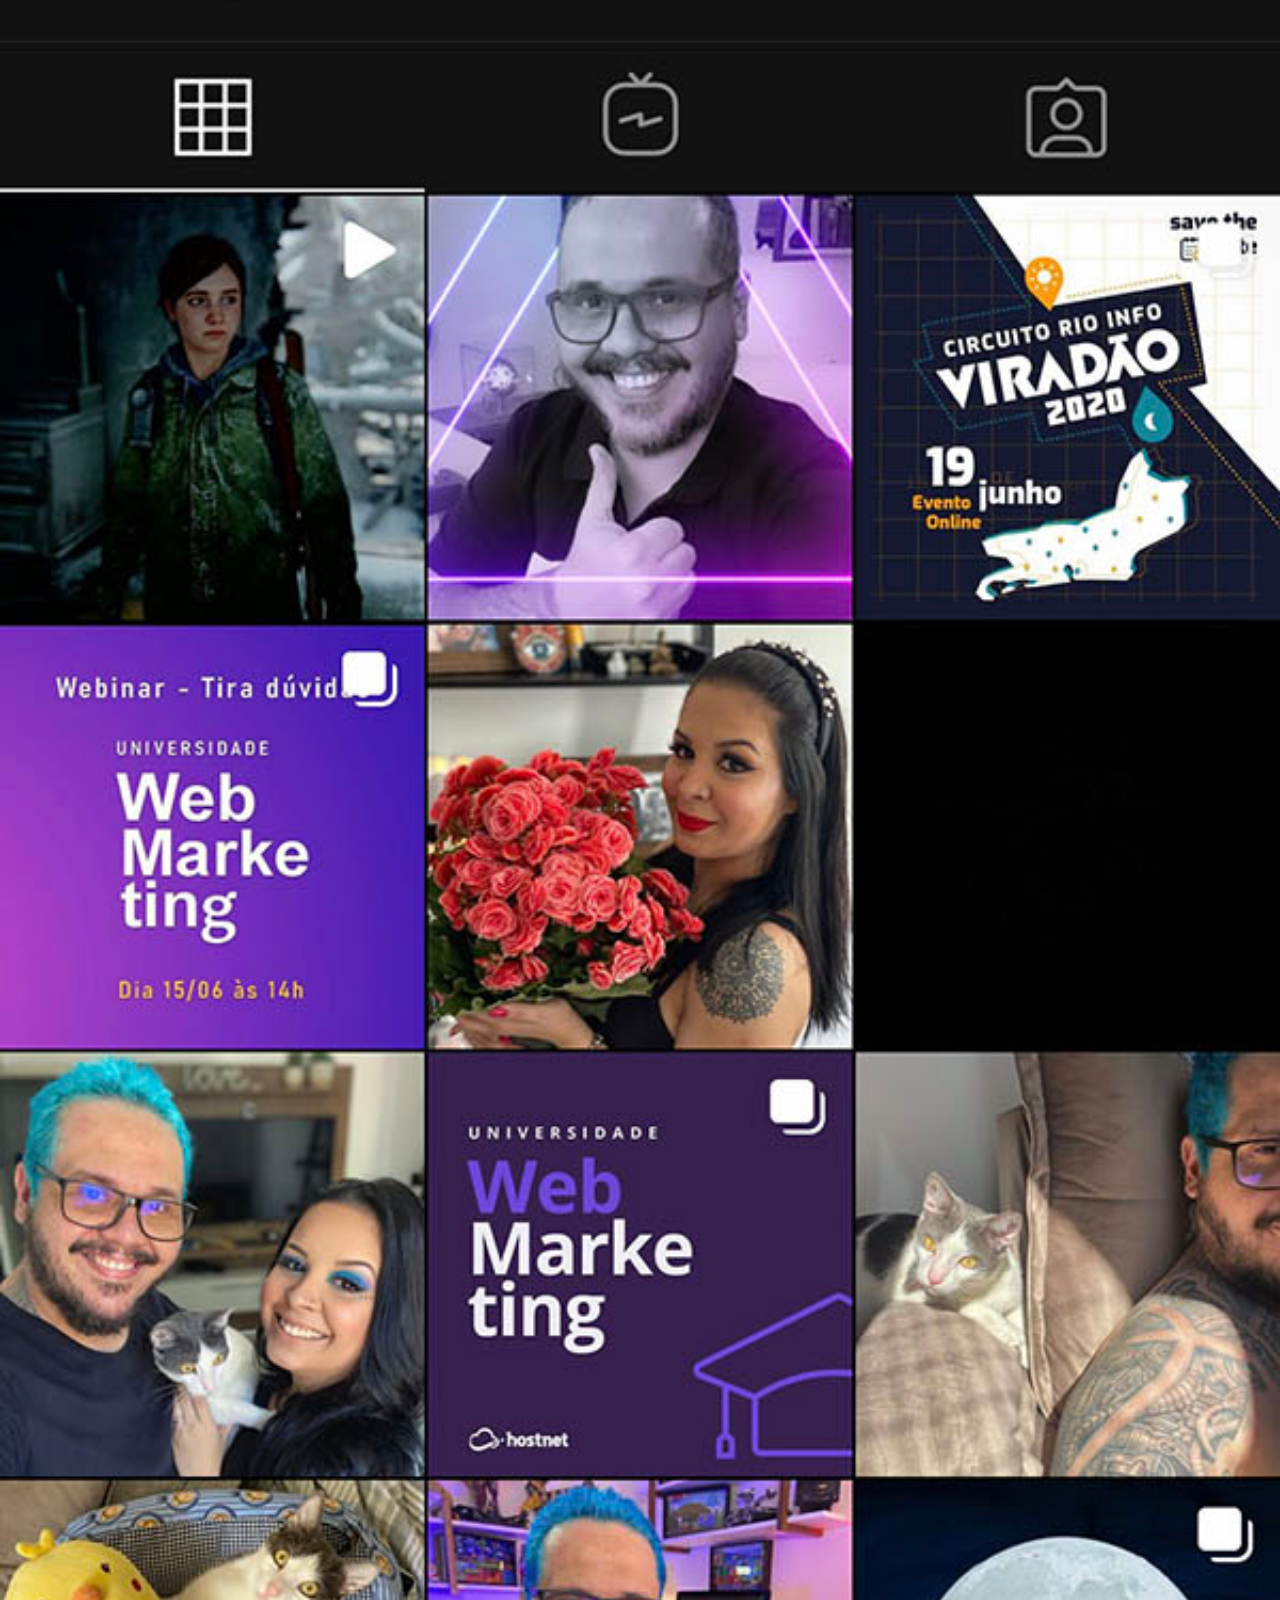
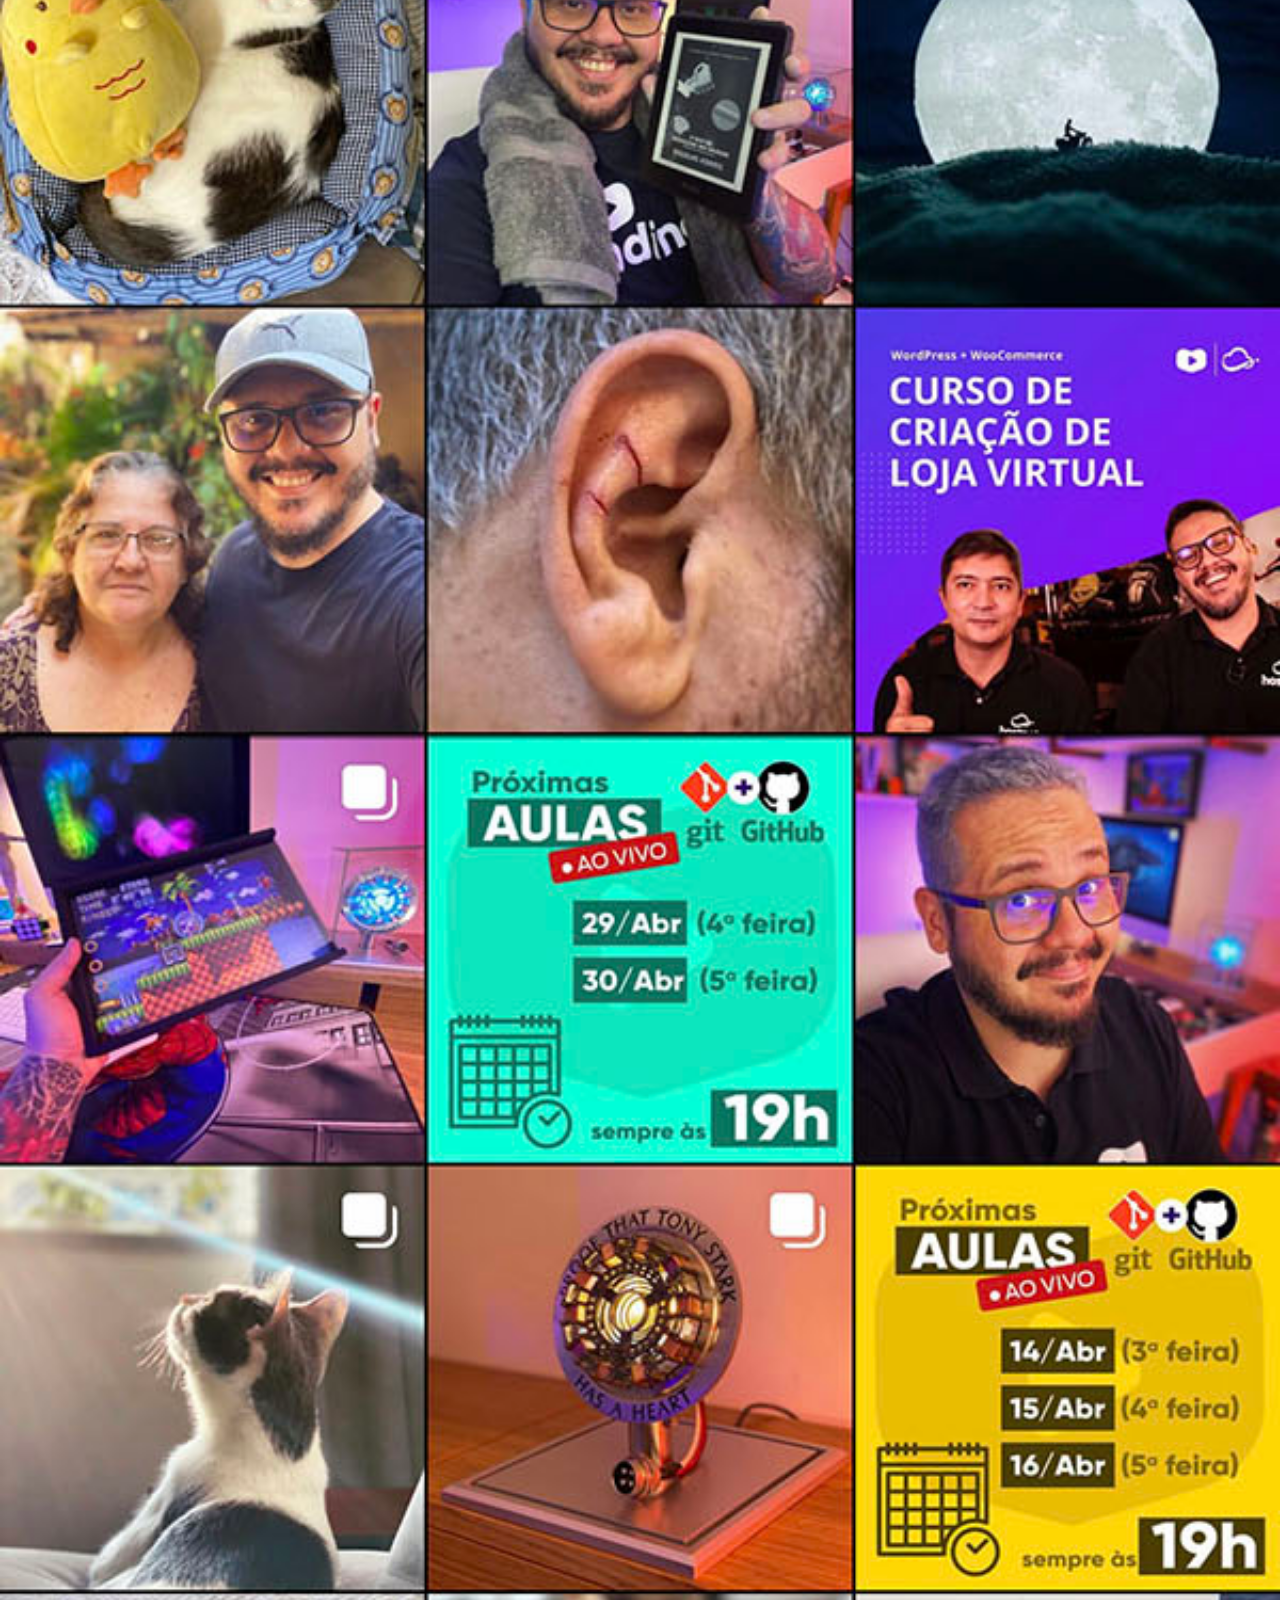
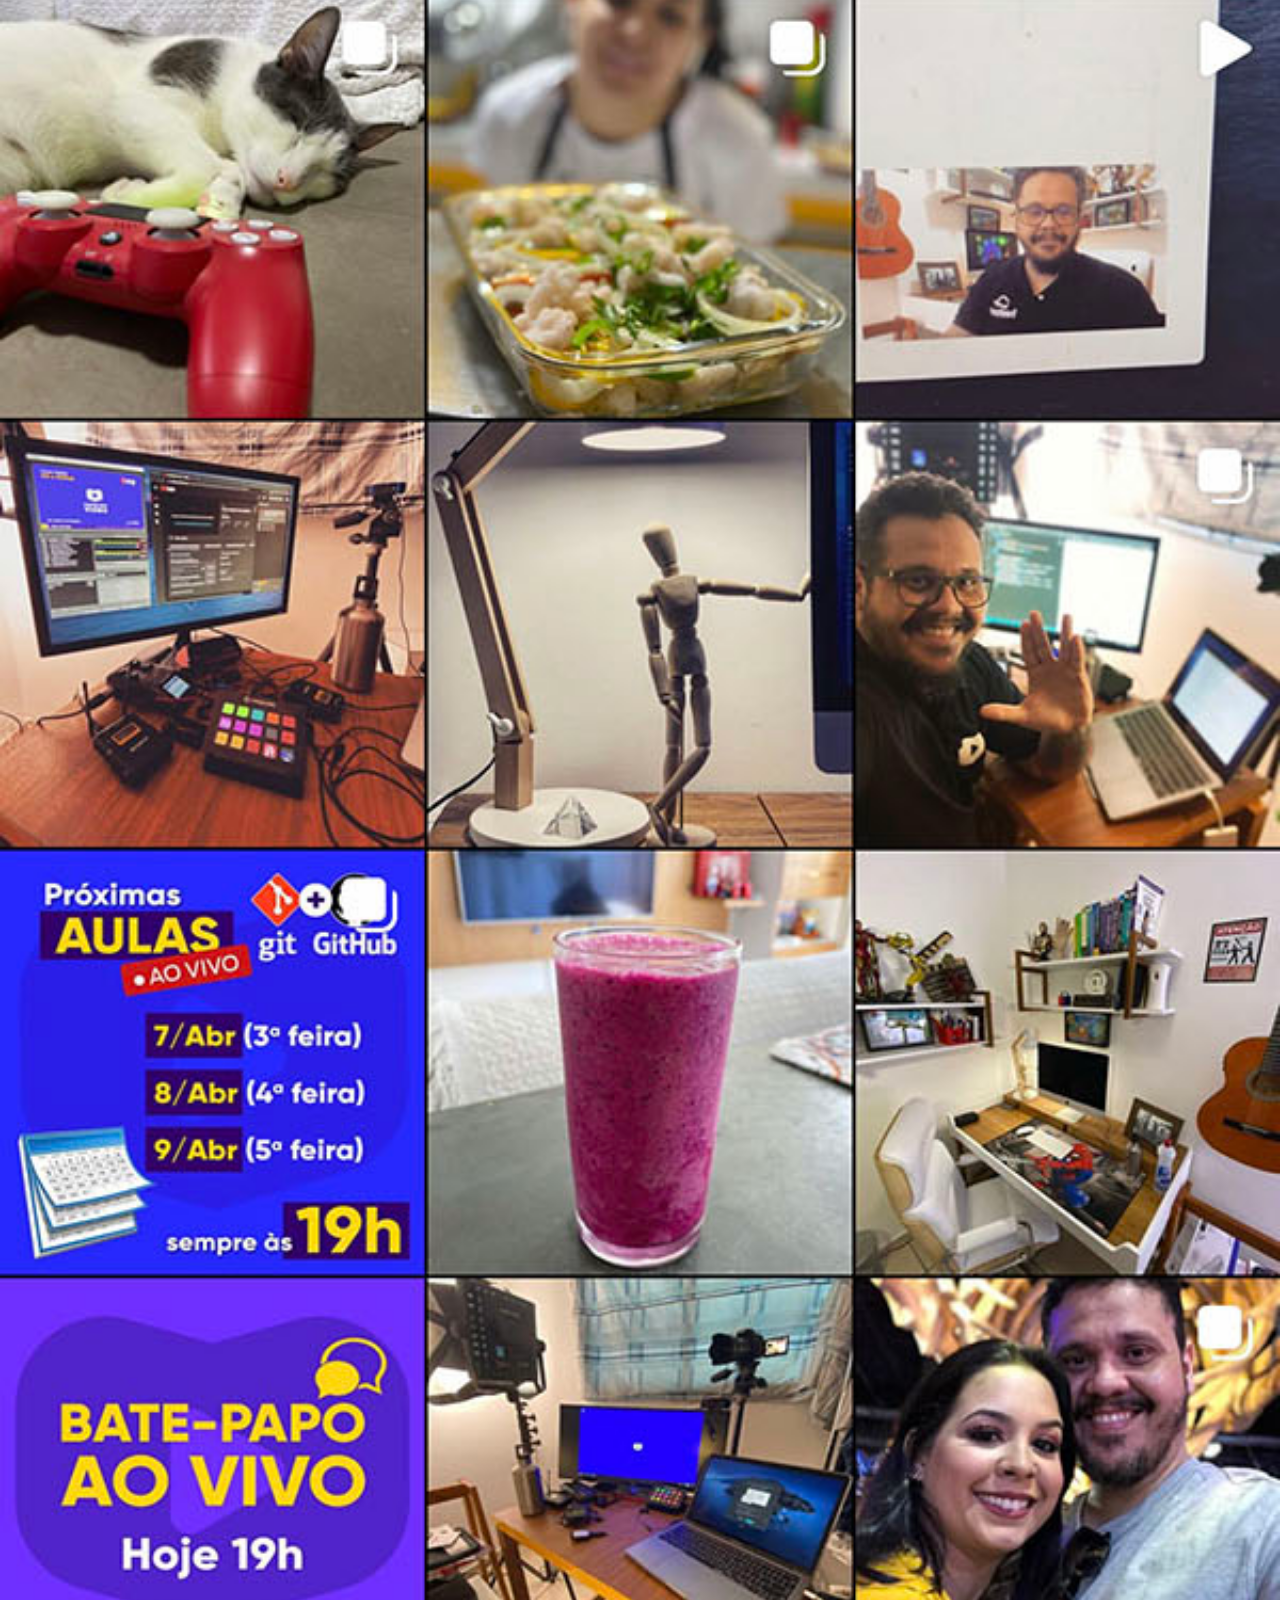
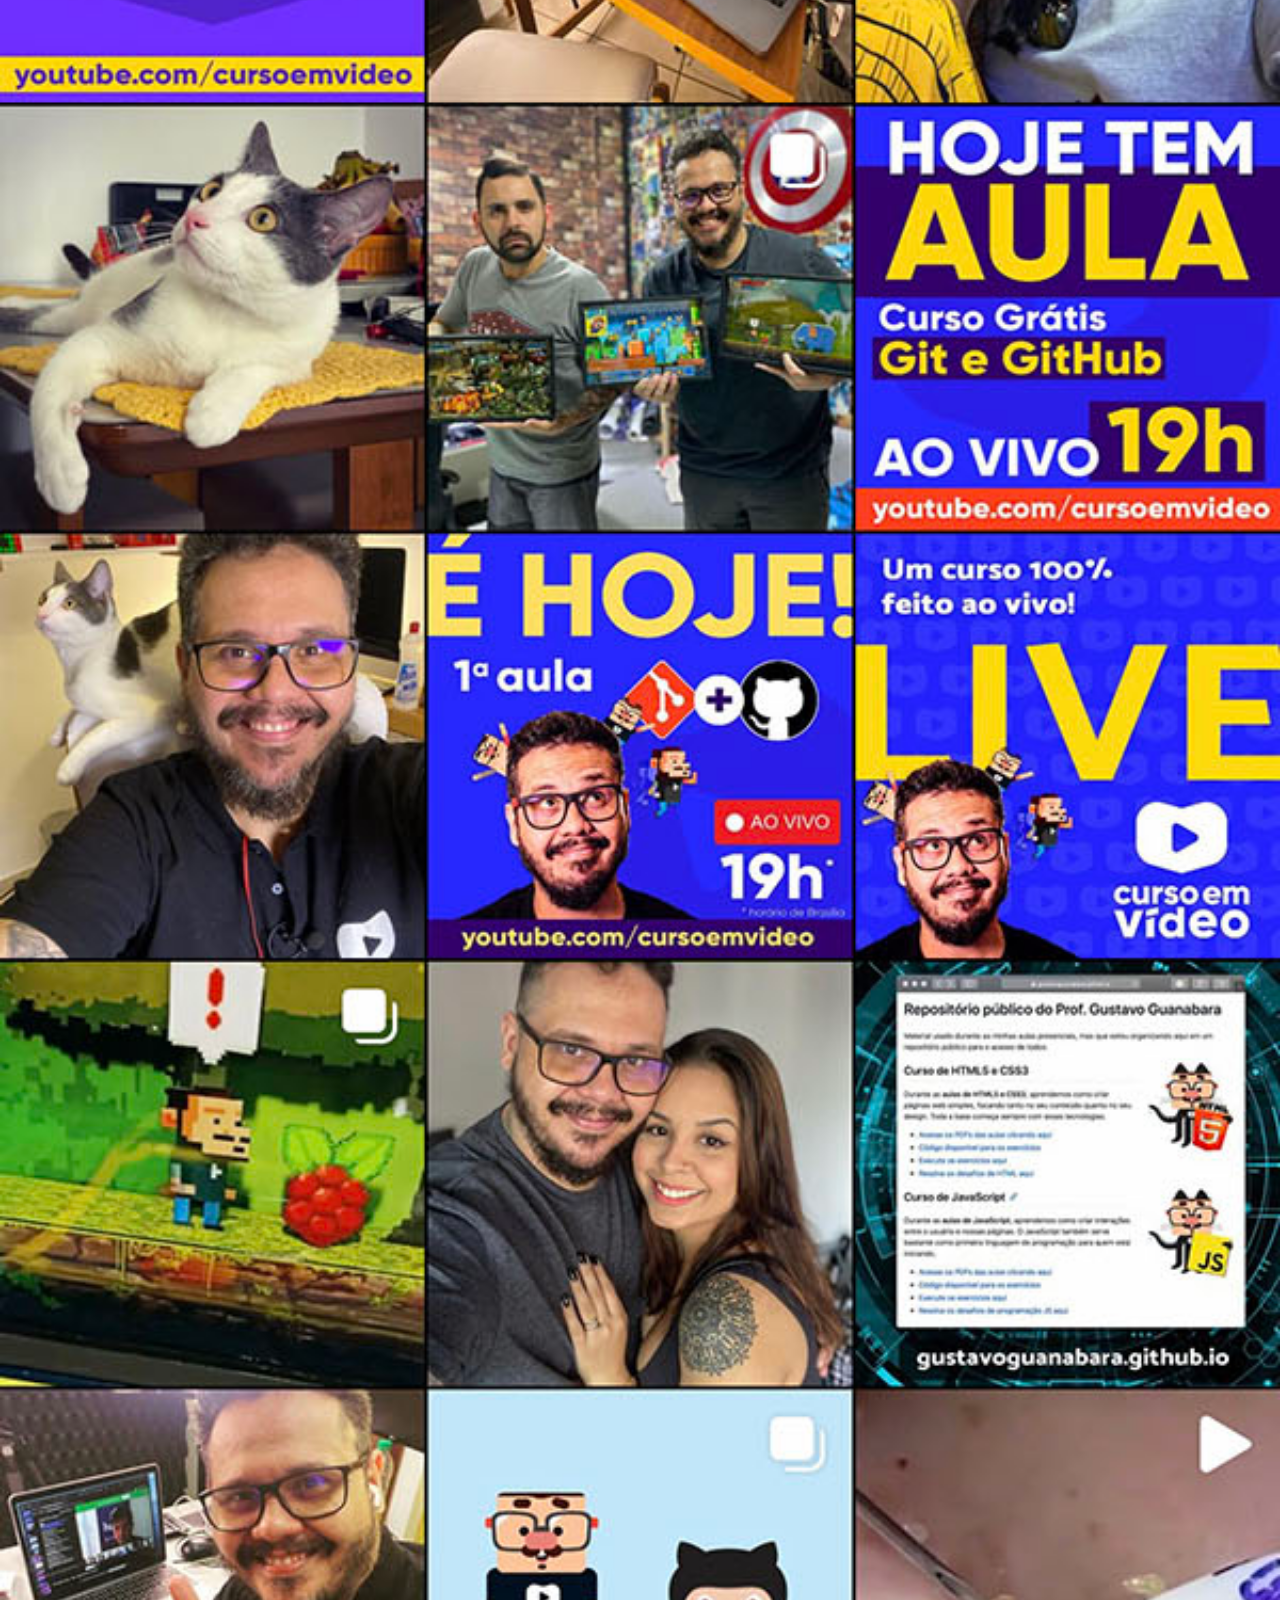
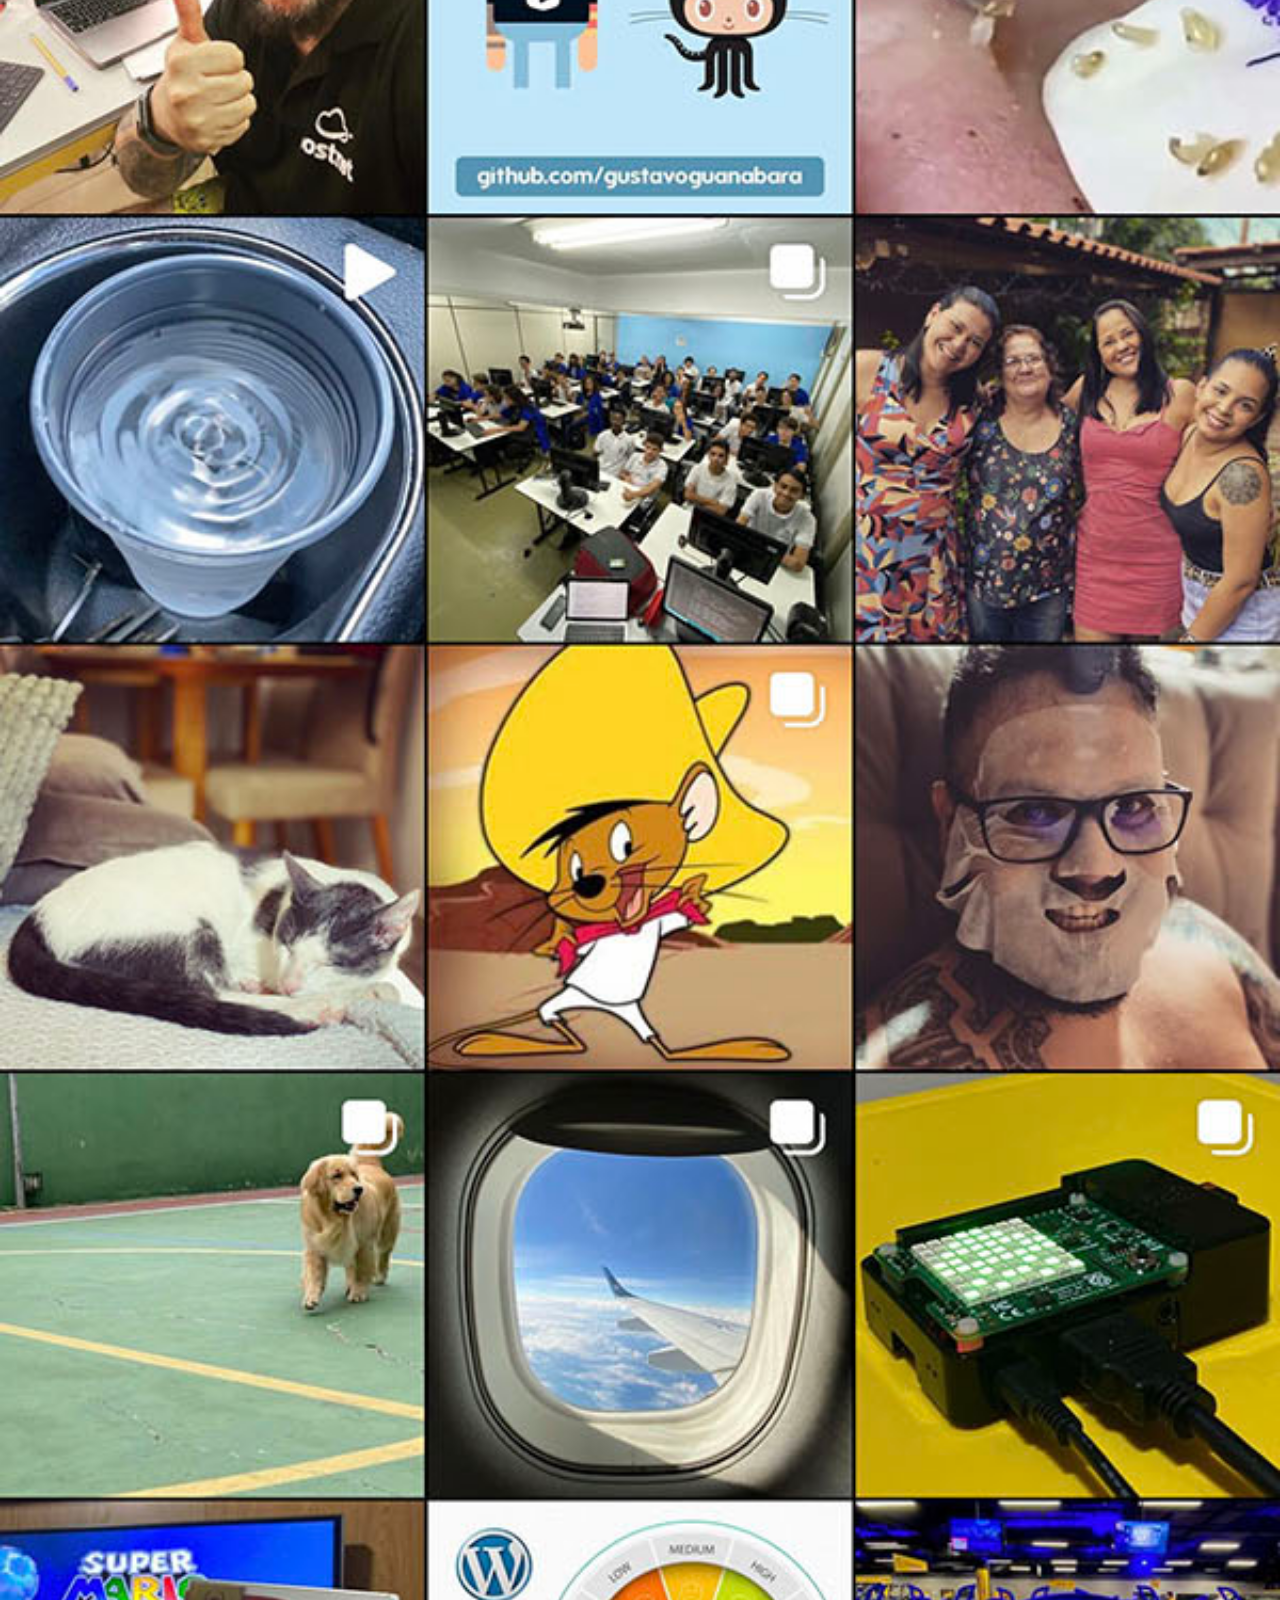
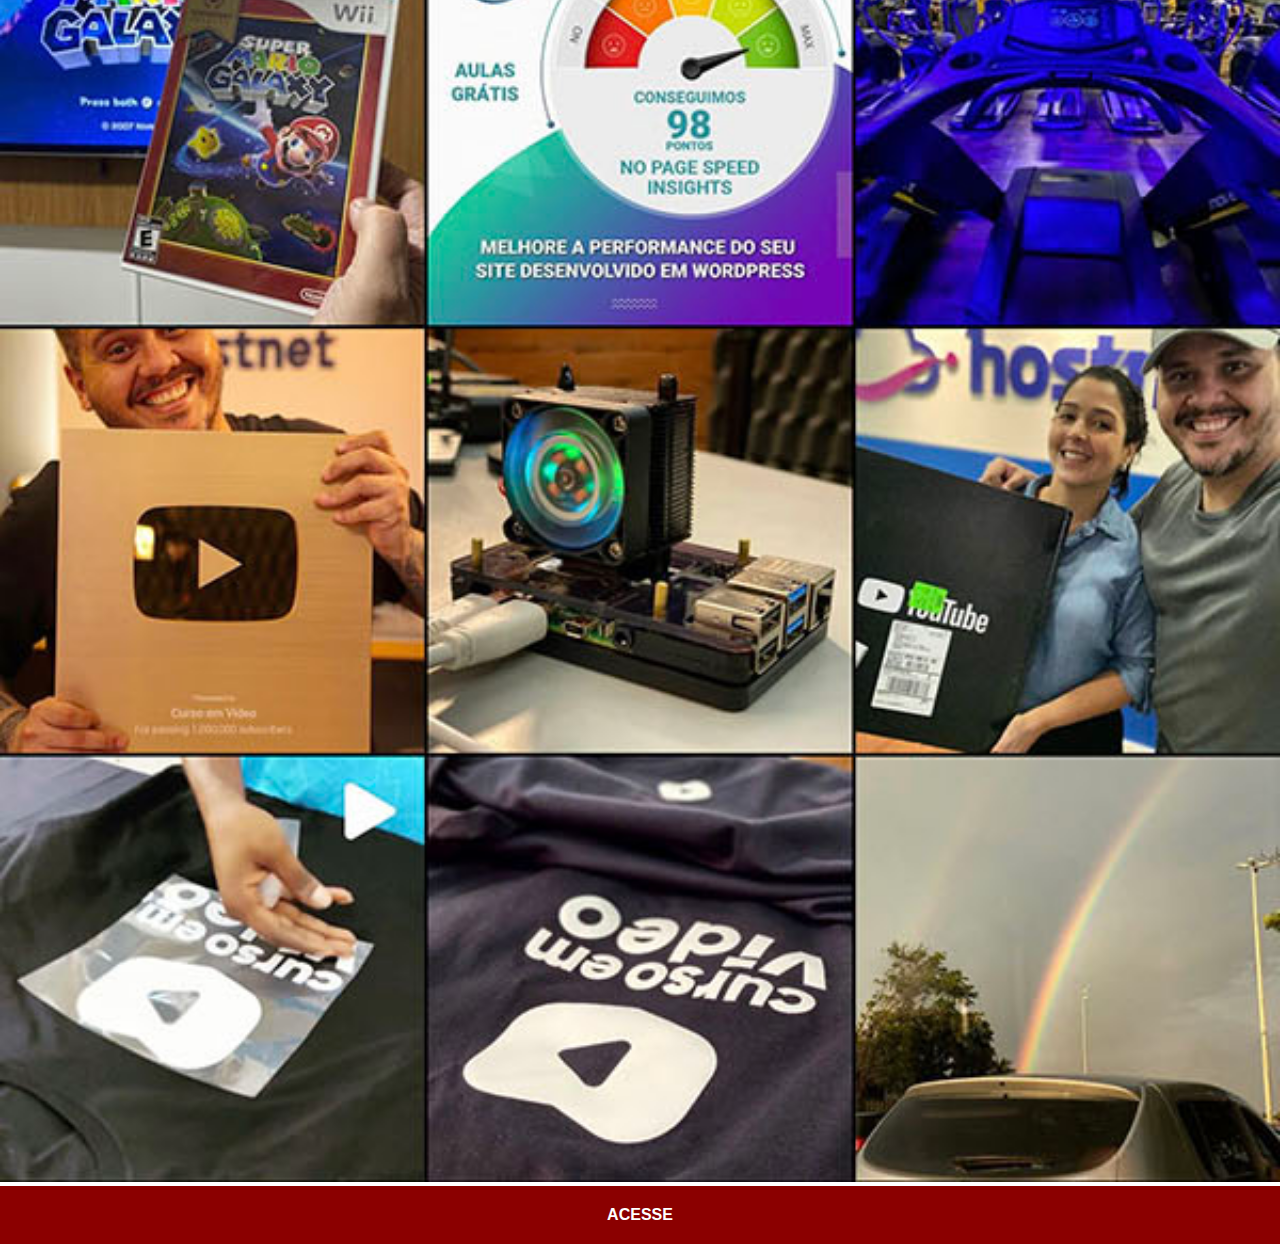
<file: instagram.html>
<!DOCTYPE html>
<html lang="pt-br">
<head>
    <meta charset="UTF-8">
    <meta name="viewport" content="width=device-width, initial-scale=1.0">
    <title>Instagram</title>
    <link rel="stylesheet" href="estilos/social.css">
    </head>
    
<body>
    <img src="imagens/tela-instagram.jpg" alt="Instagram">
    <a href="https://www.instagram.com/gustavoguanabara/" target="_blank">ACESSE</a>
</body>
</html>
</file>
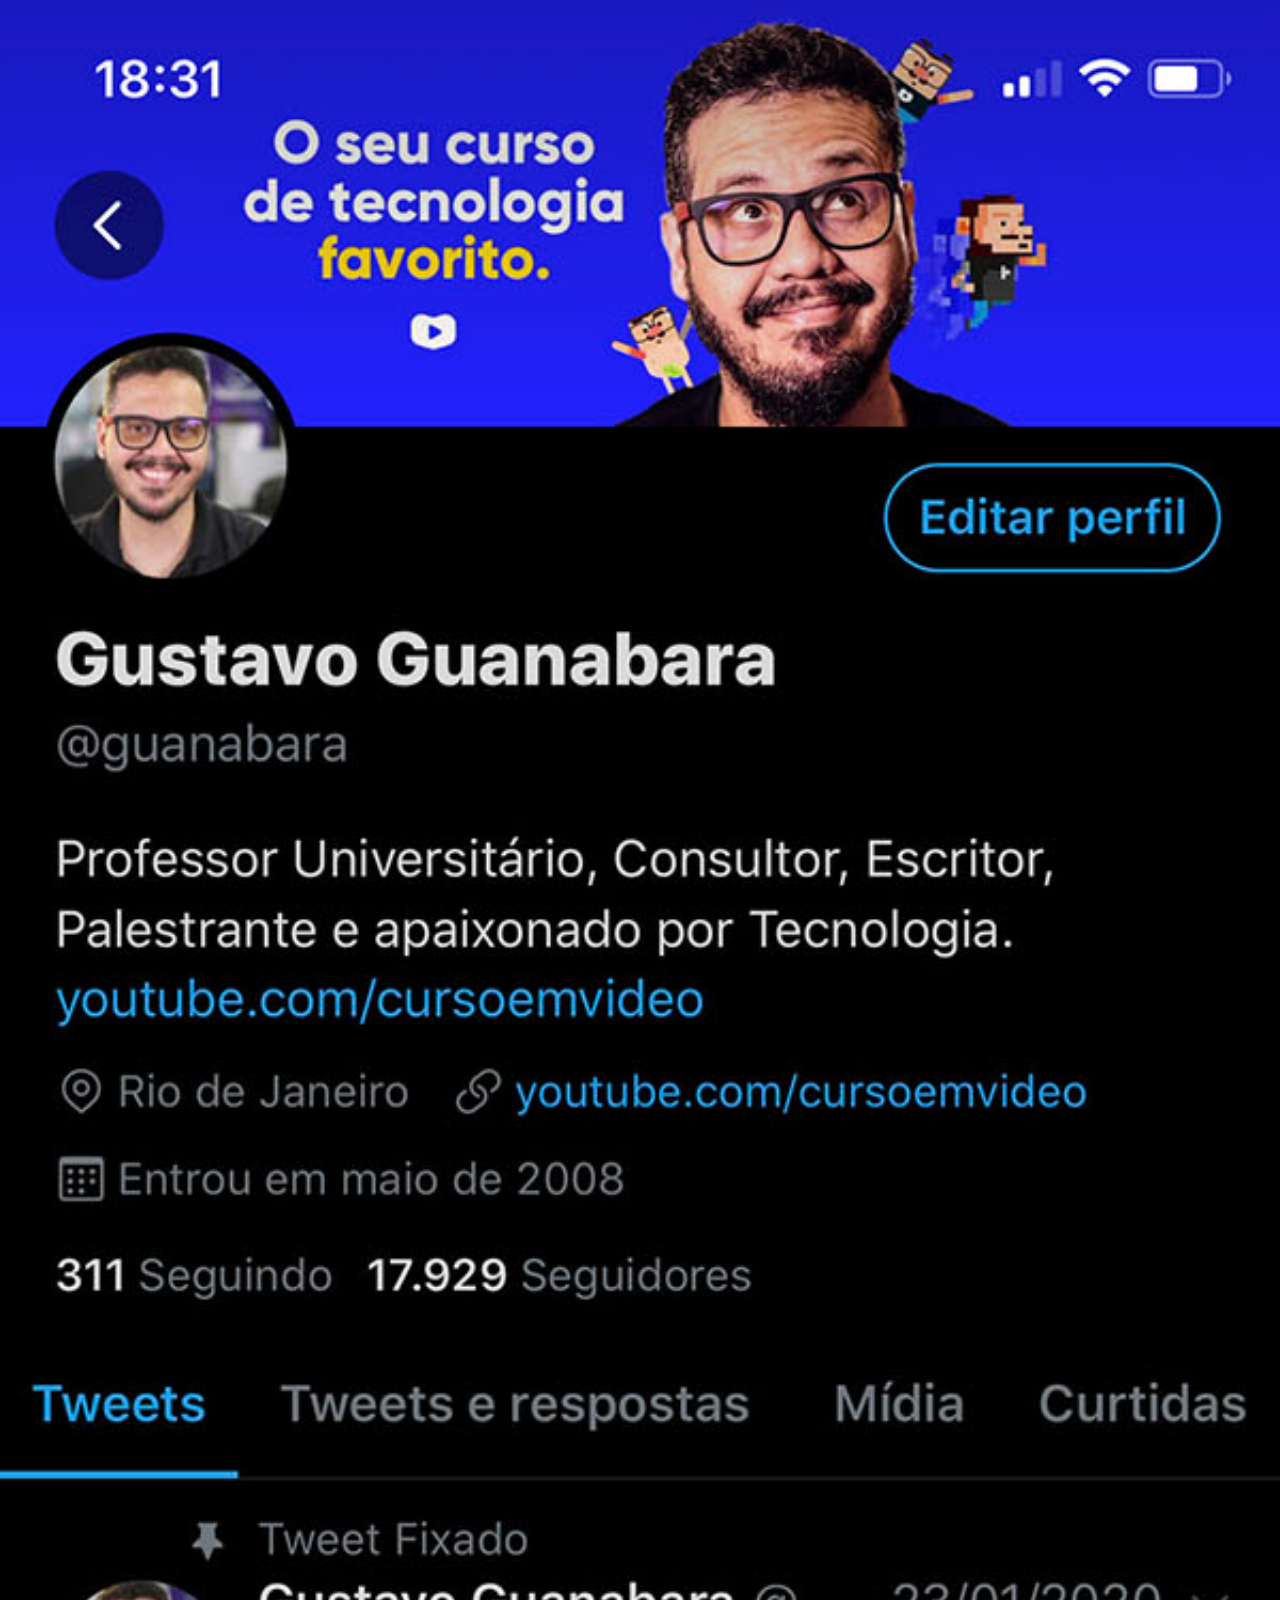
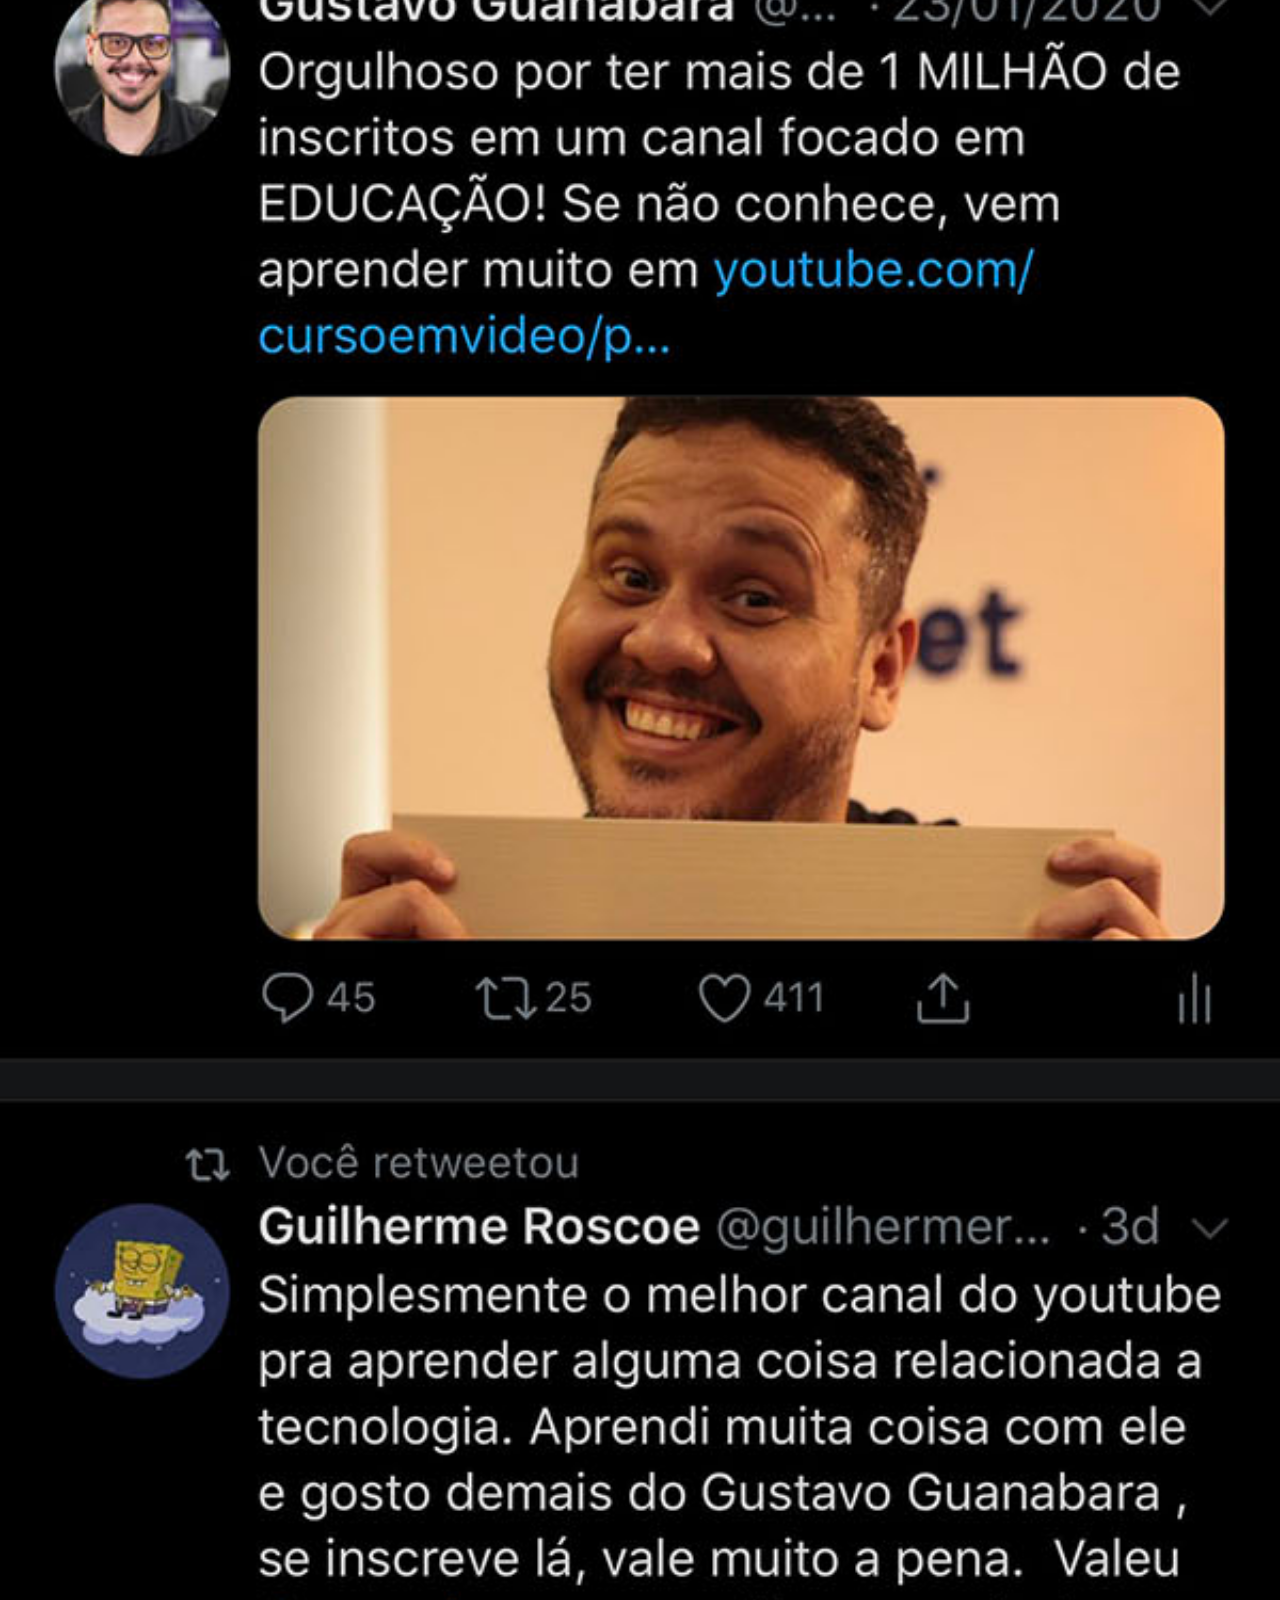
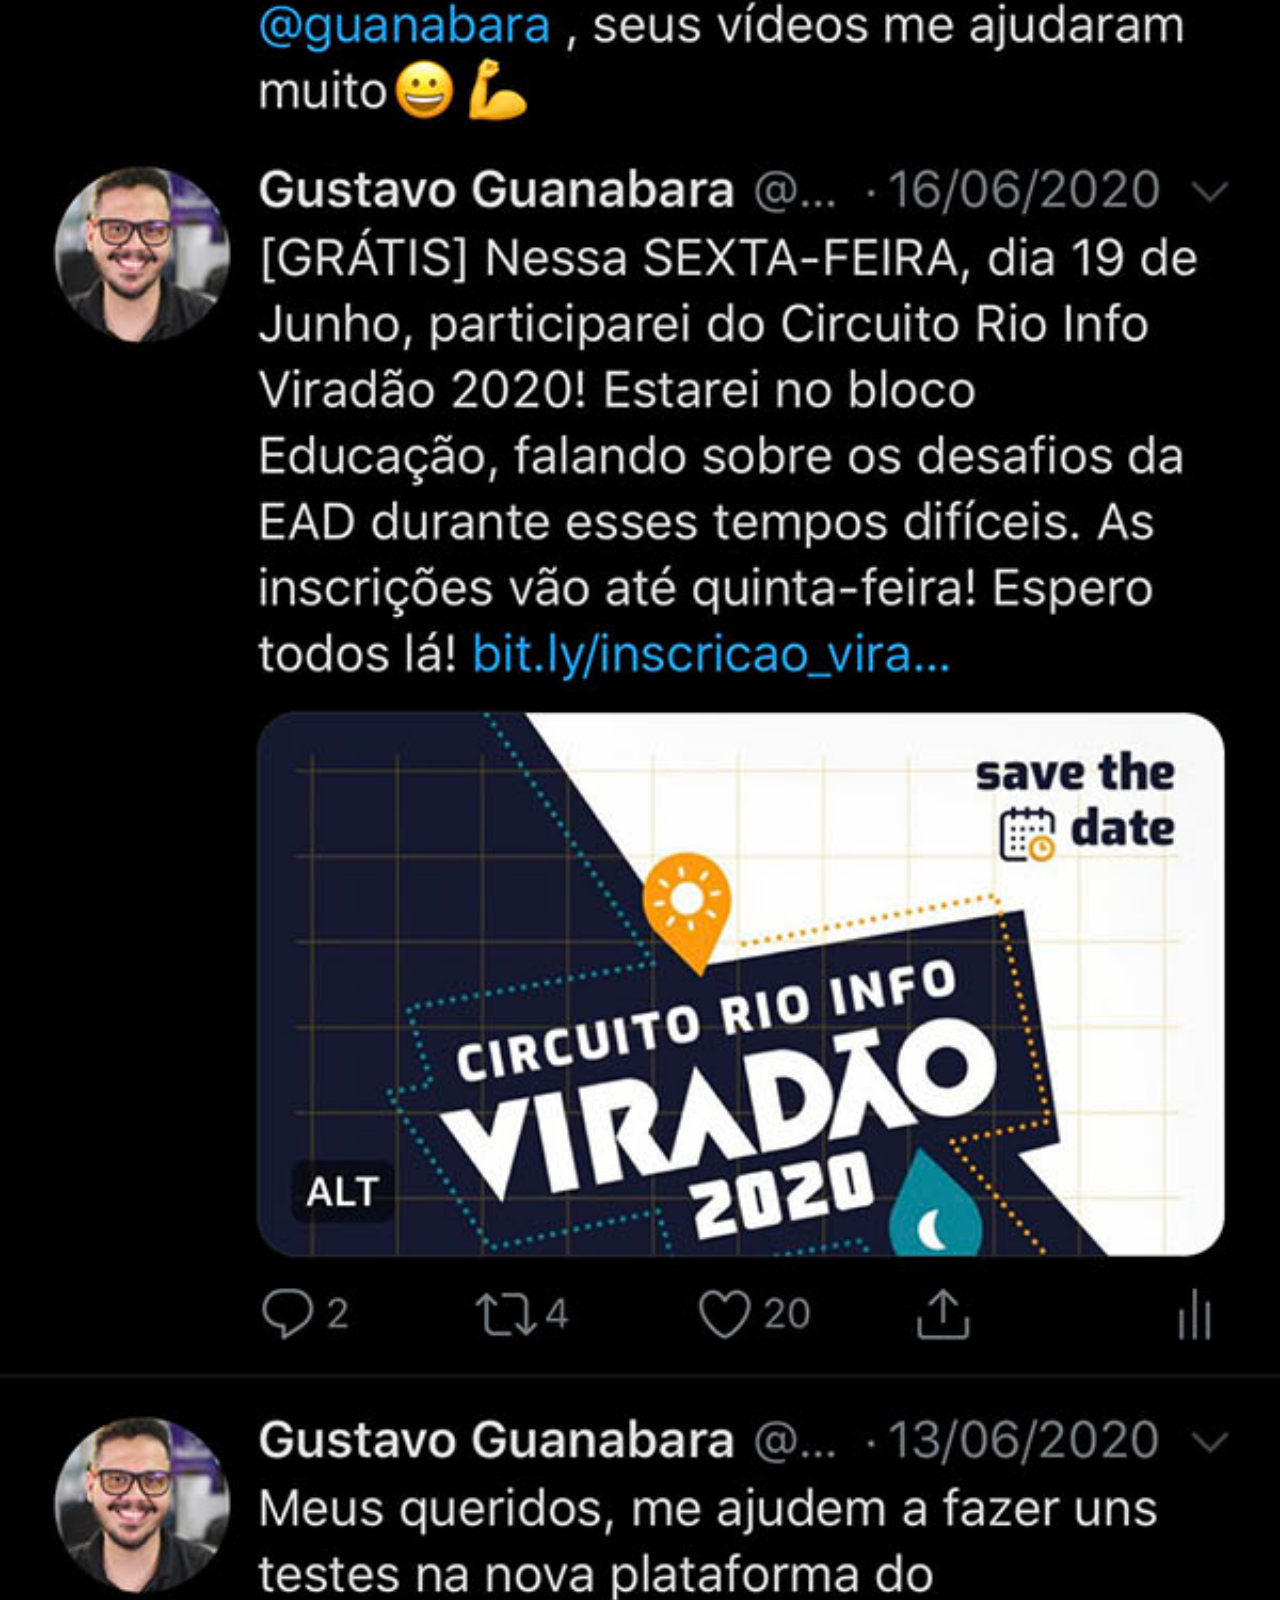
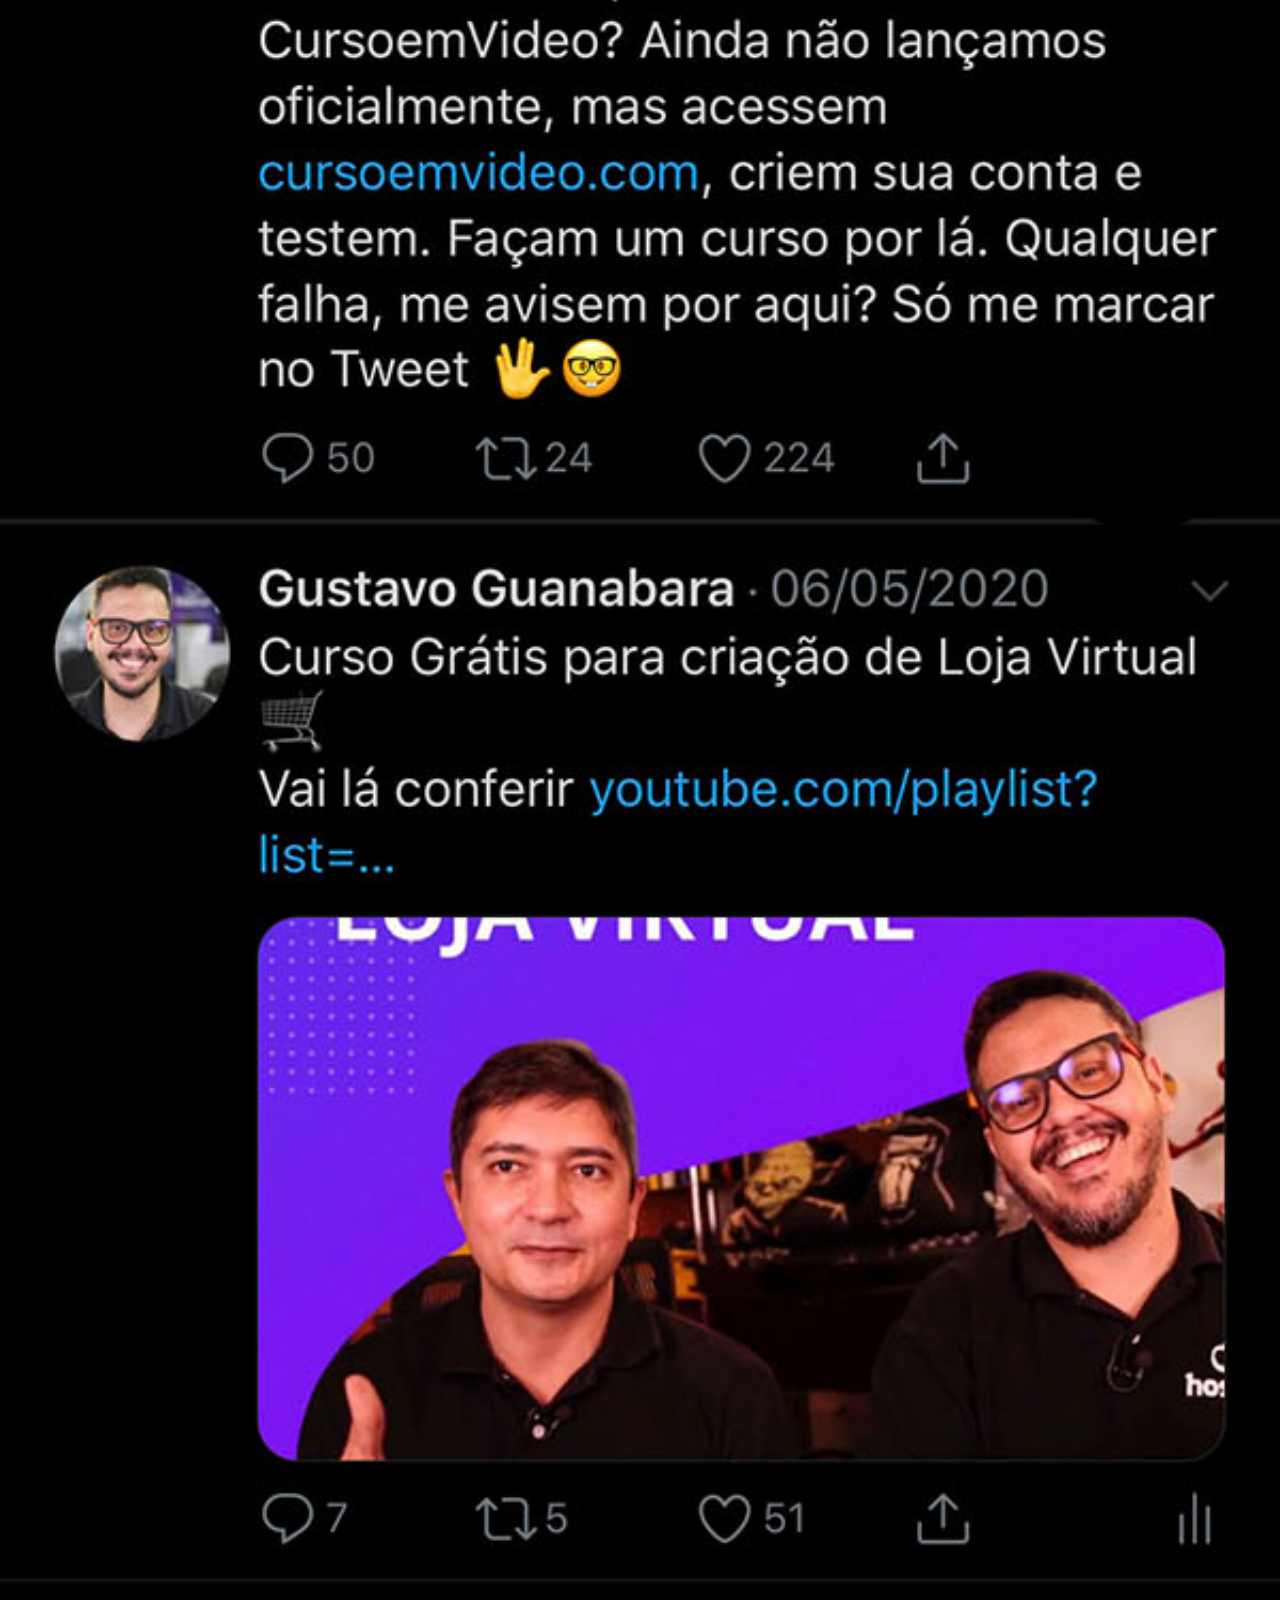
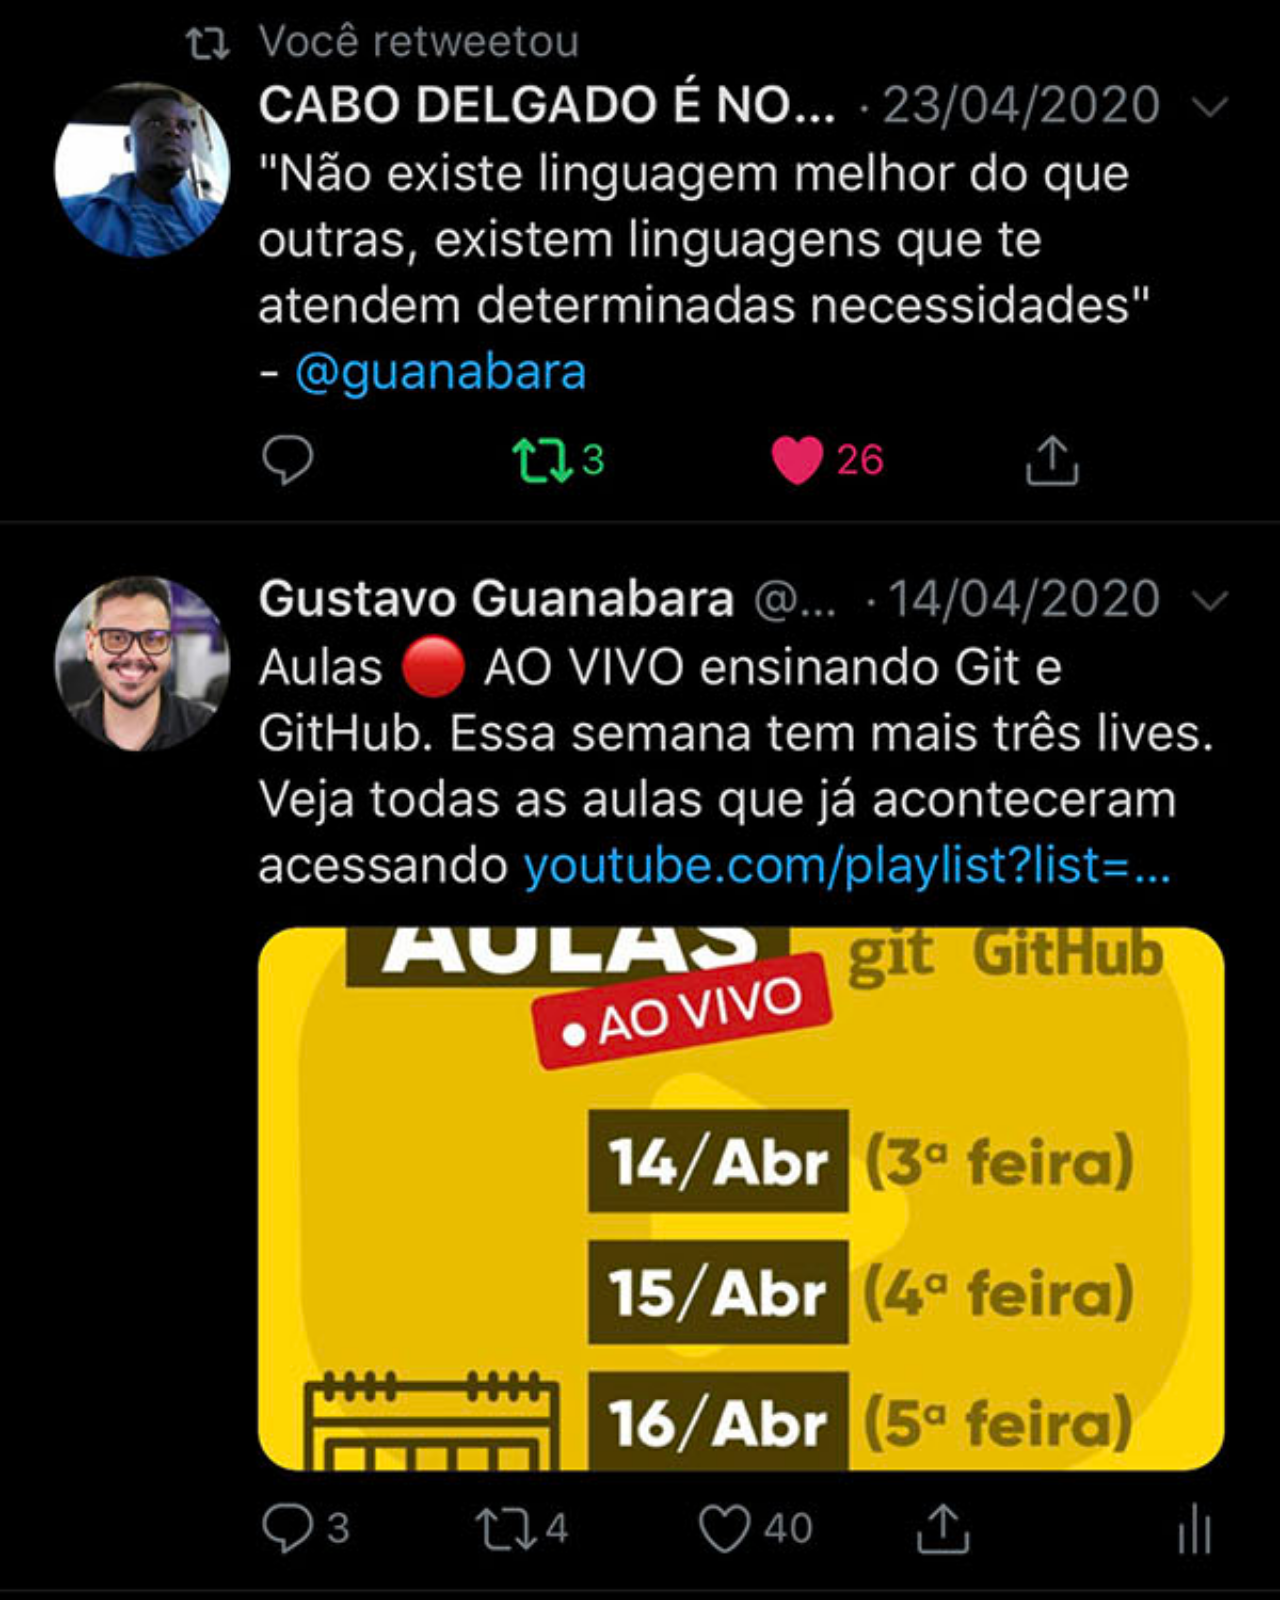
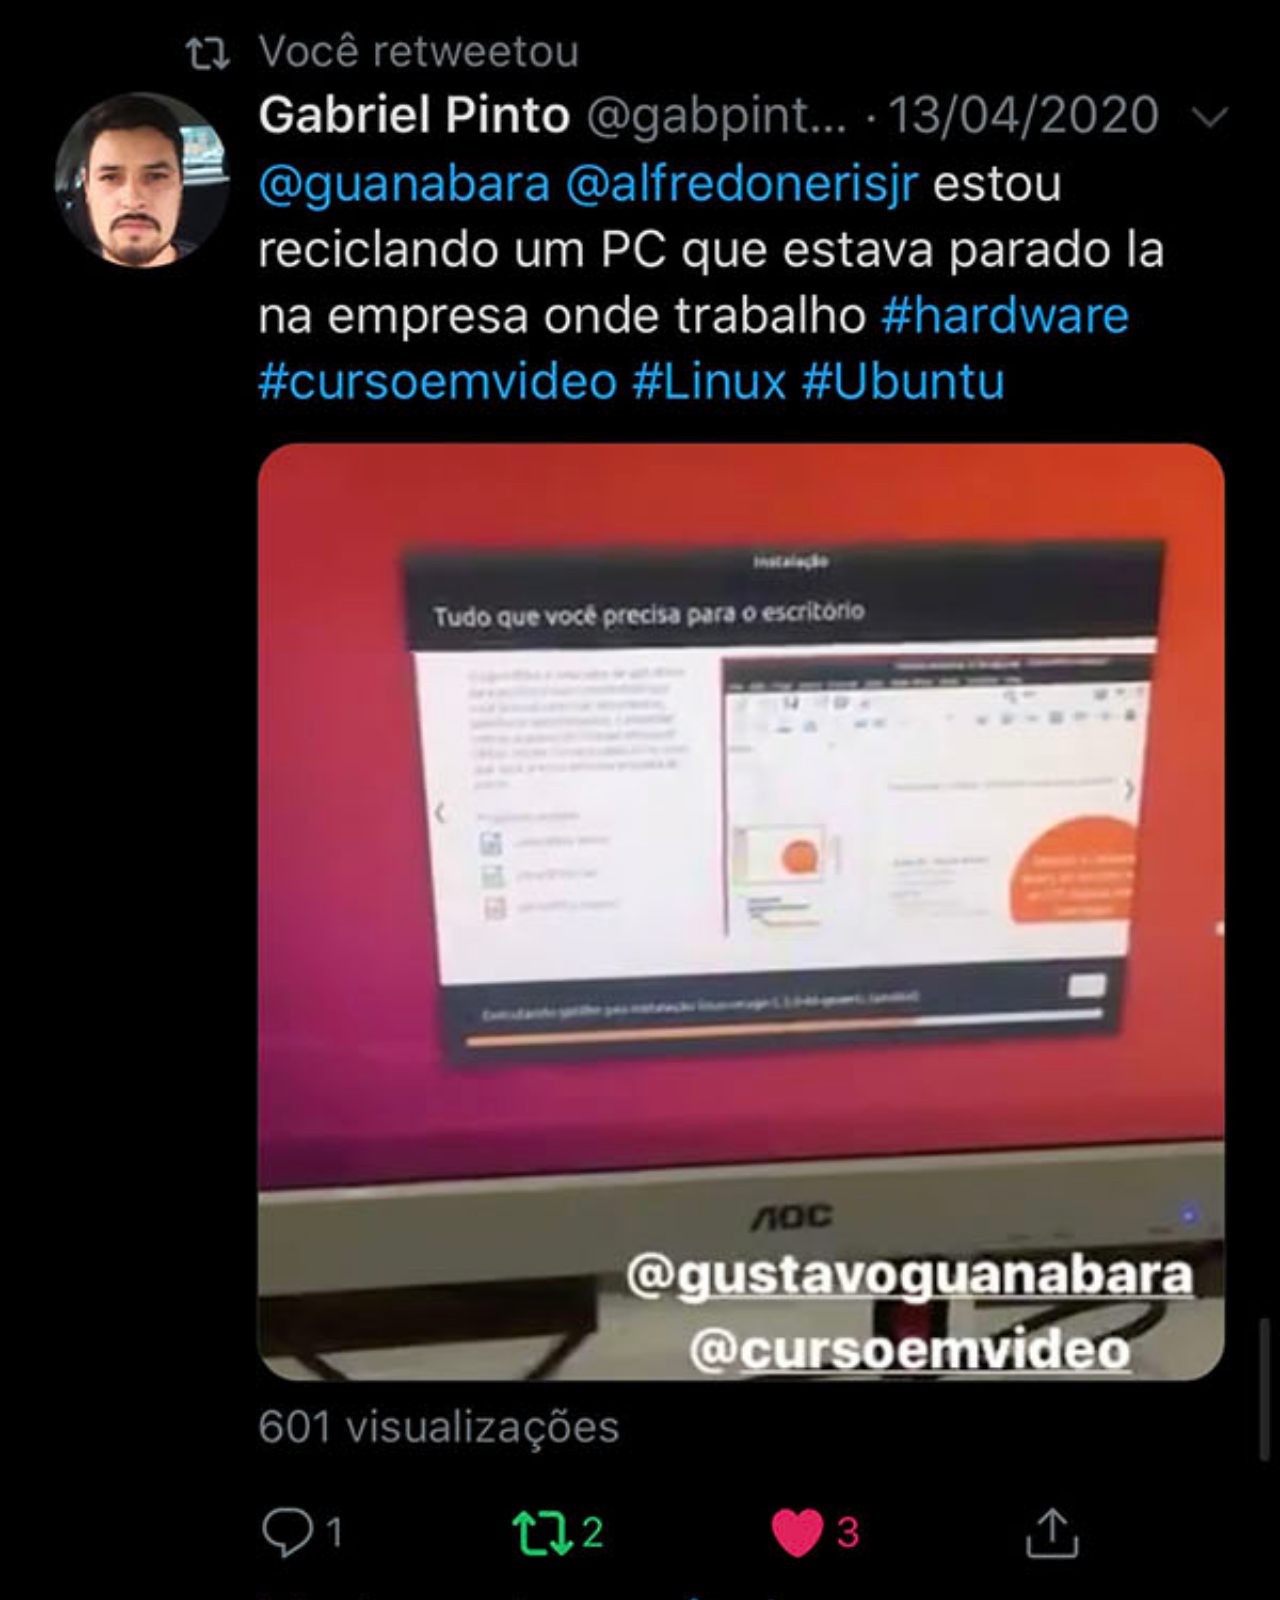
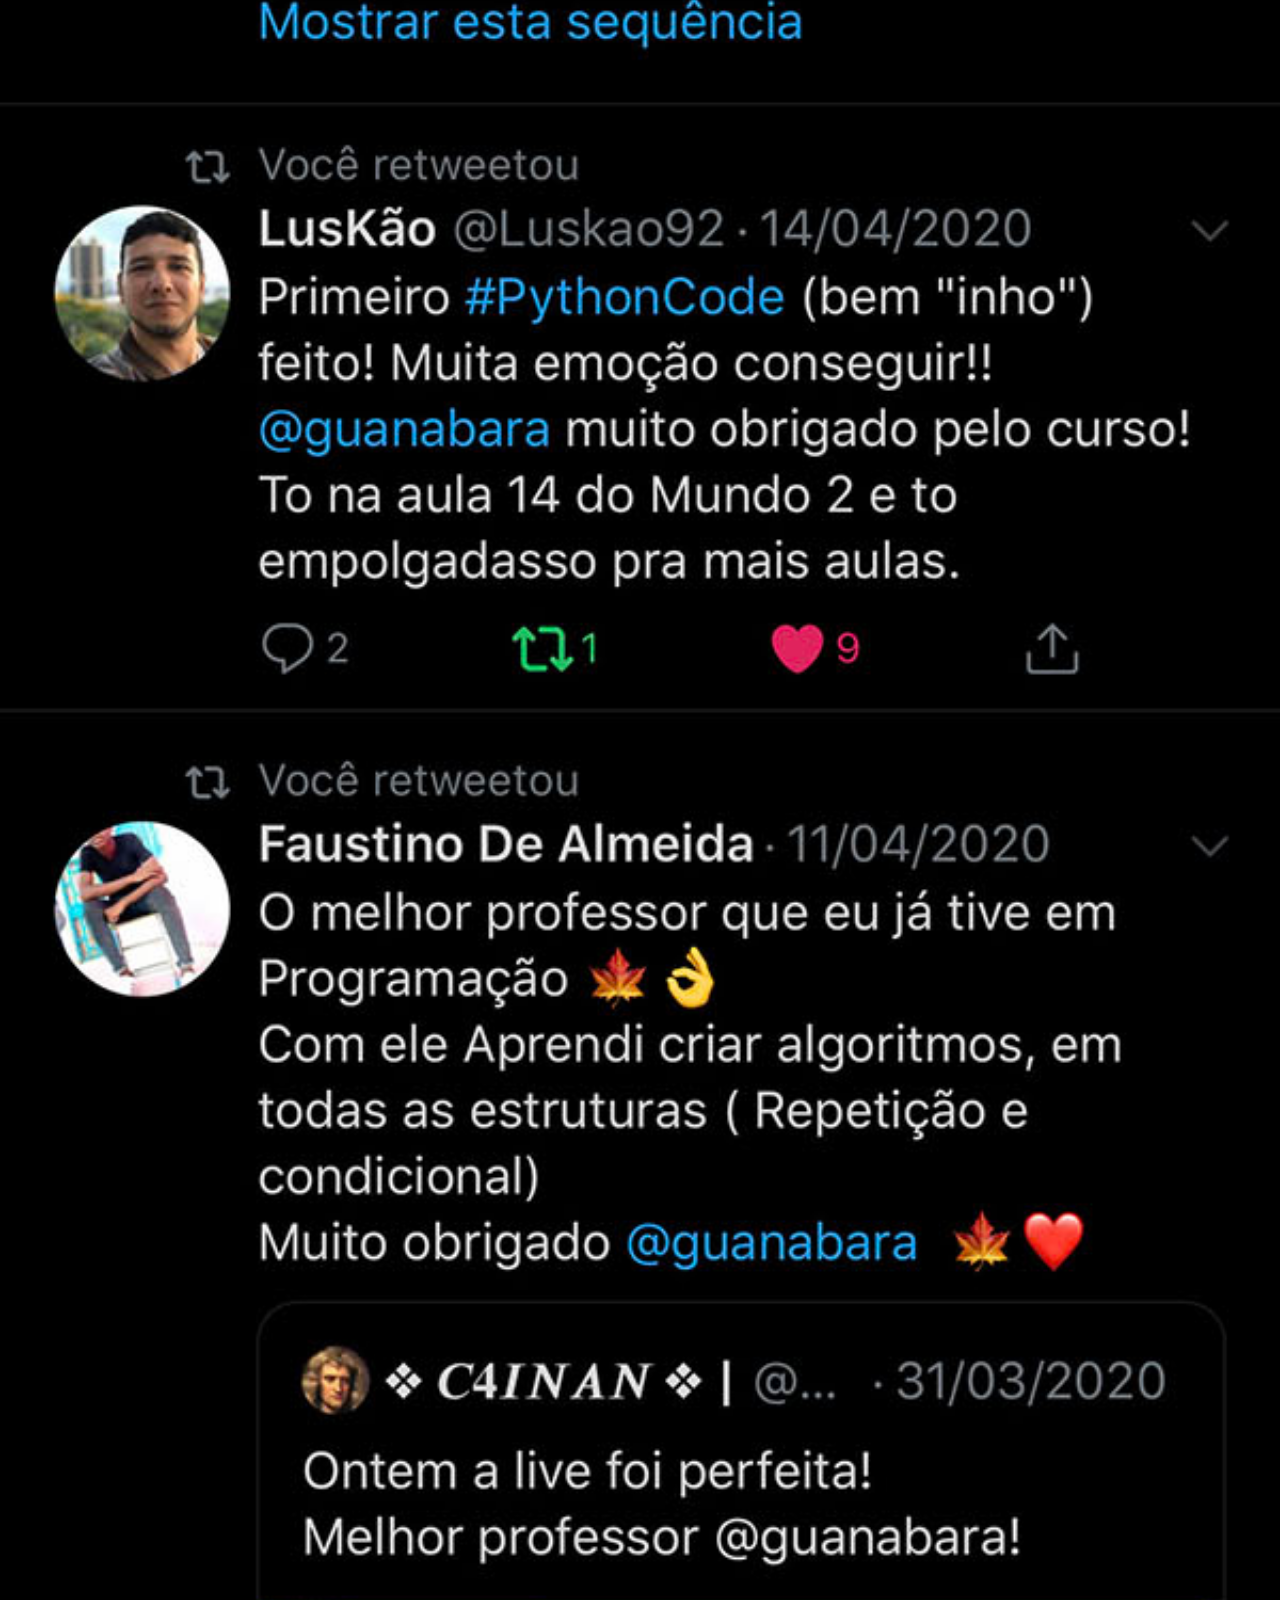
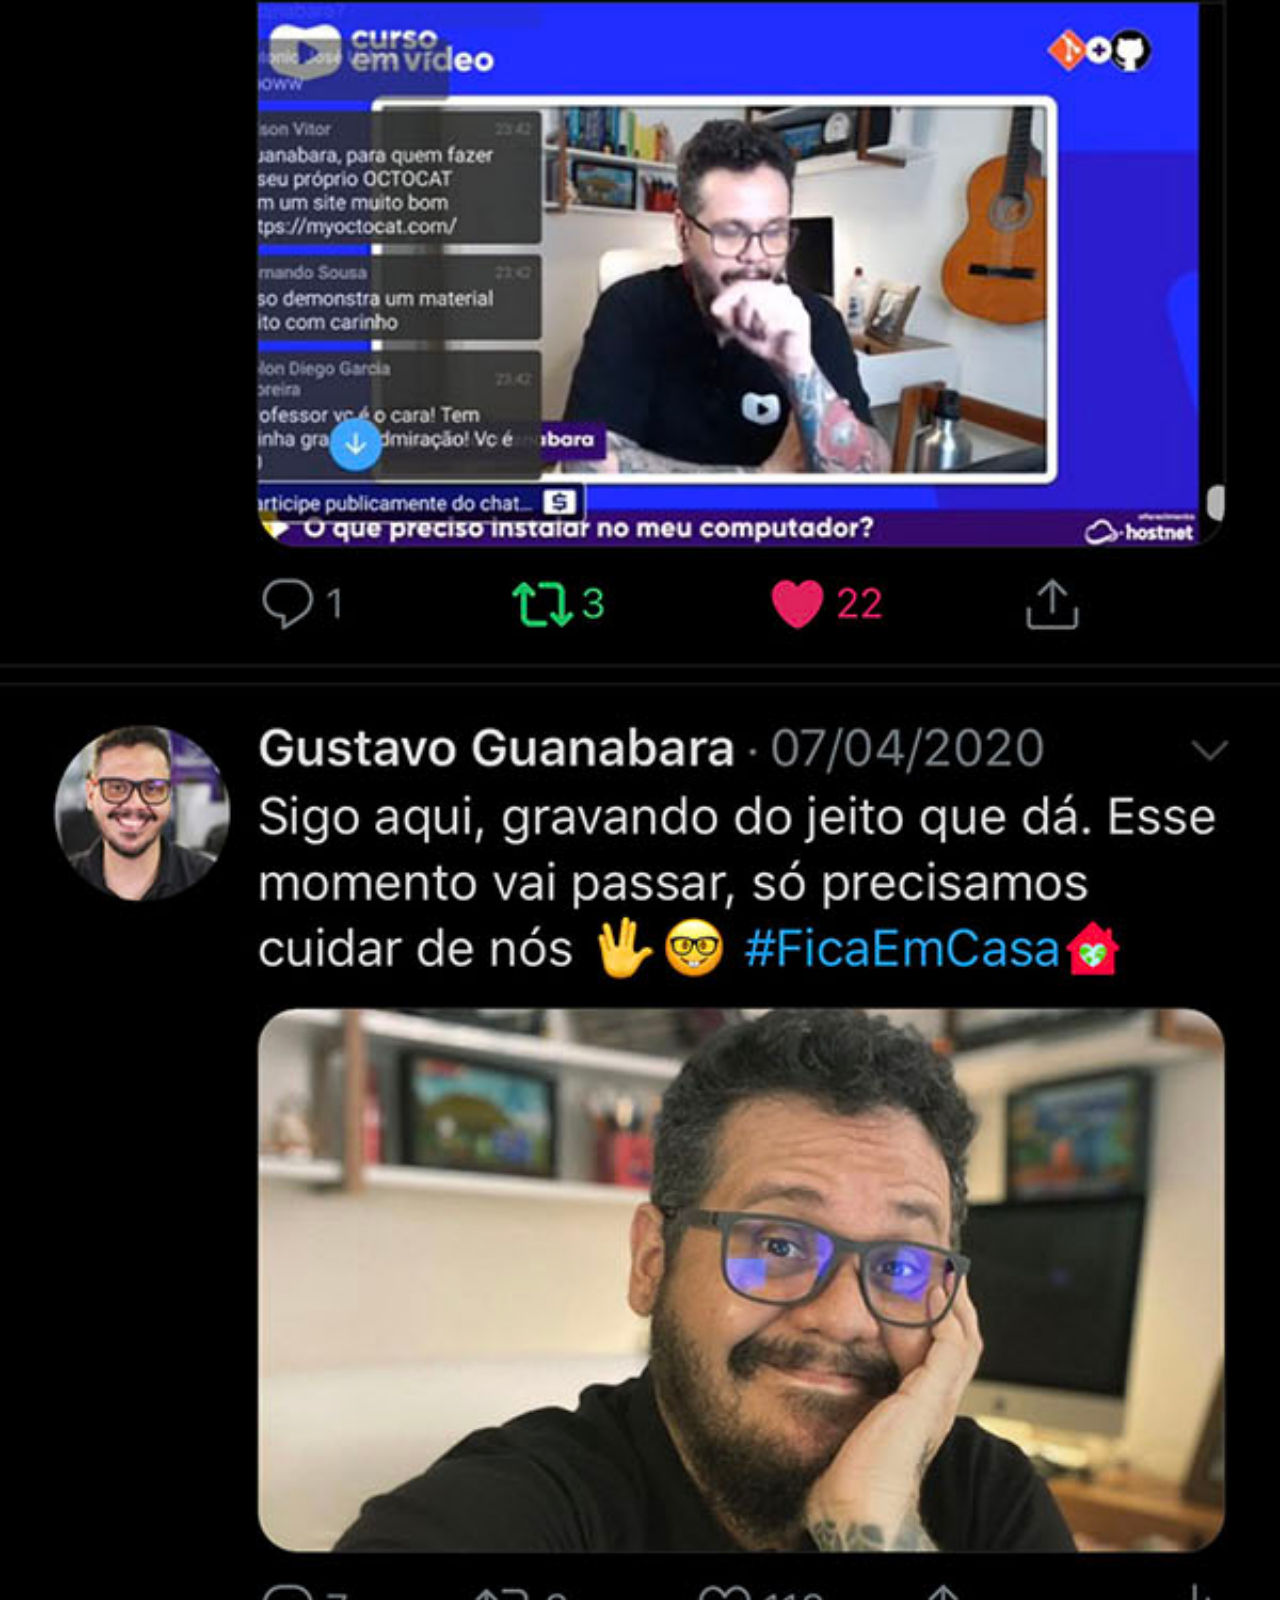
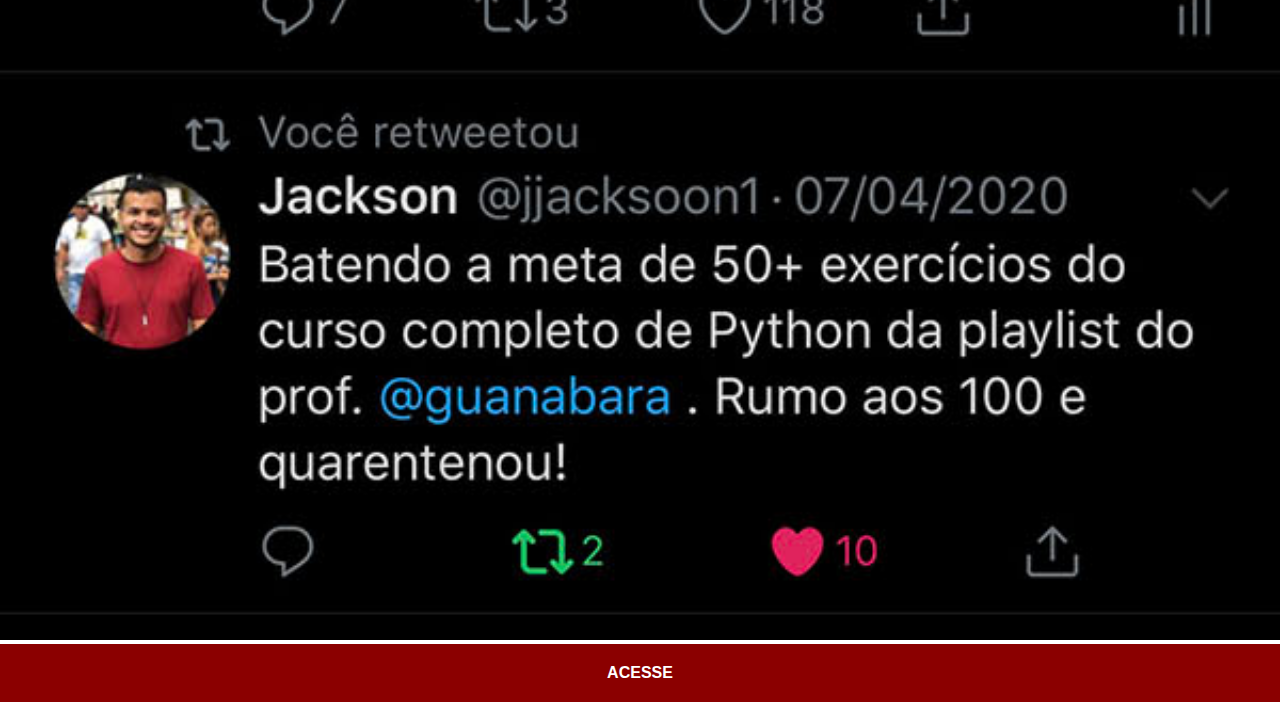
<file: twitter.html>
<!DOCTYPE html>
<html lang="pt-br">
<head>
    <meta charset="UTF-8">
    <meta name="viewport" content="width=device-width, initial-scale=1.0">
    <title>Twitter</title>
    <link rel="stylesheet" href="estilos/social.css">
</head>
<body>
    <img src="imagens/tela-twitter.jpg" alt="twitter">
    <a href="https://twitter.com/guanabara" target="_blank">ACESSE</a>
</body>
</html>
</file>
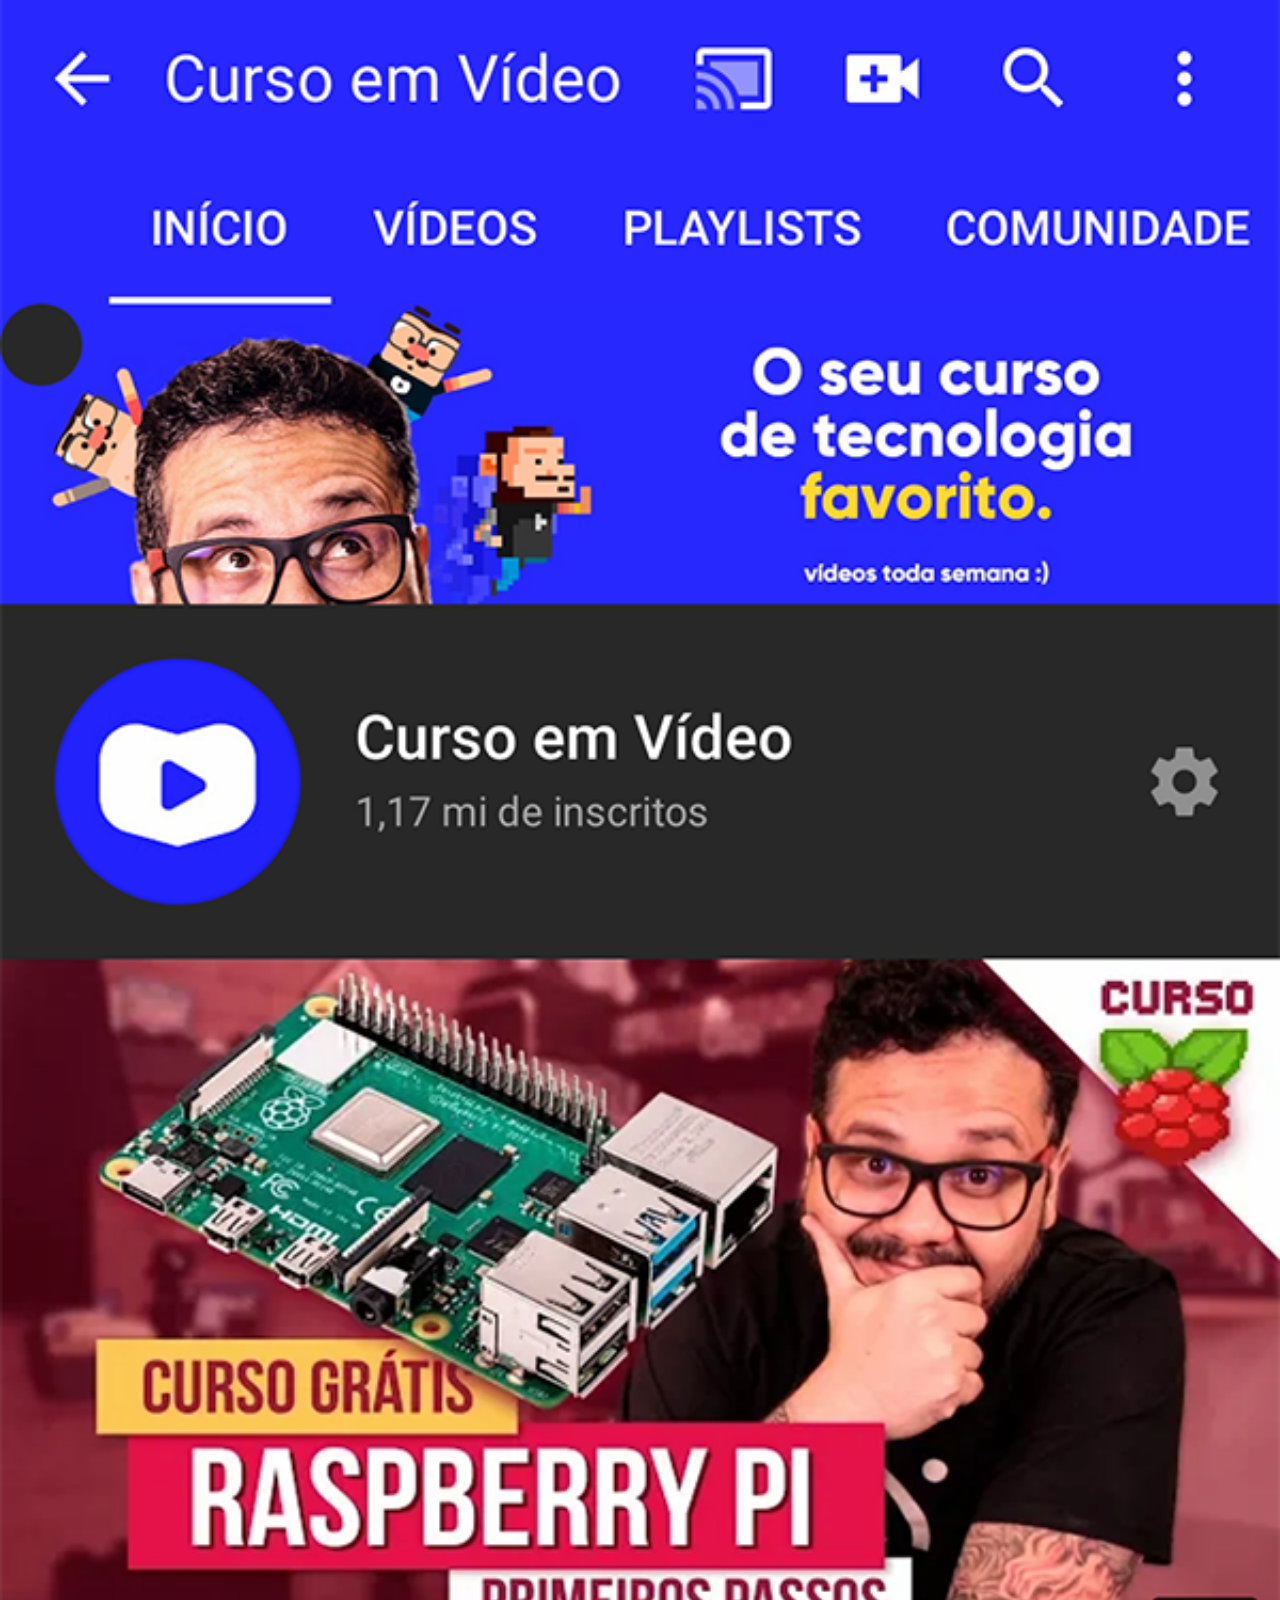
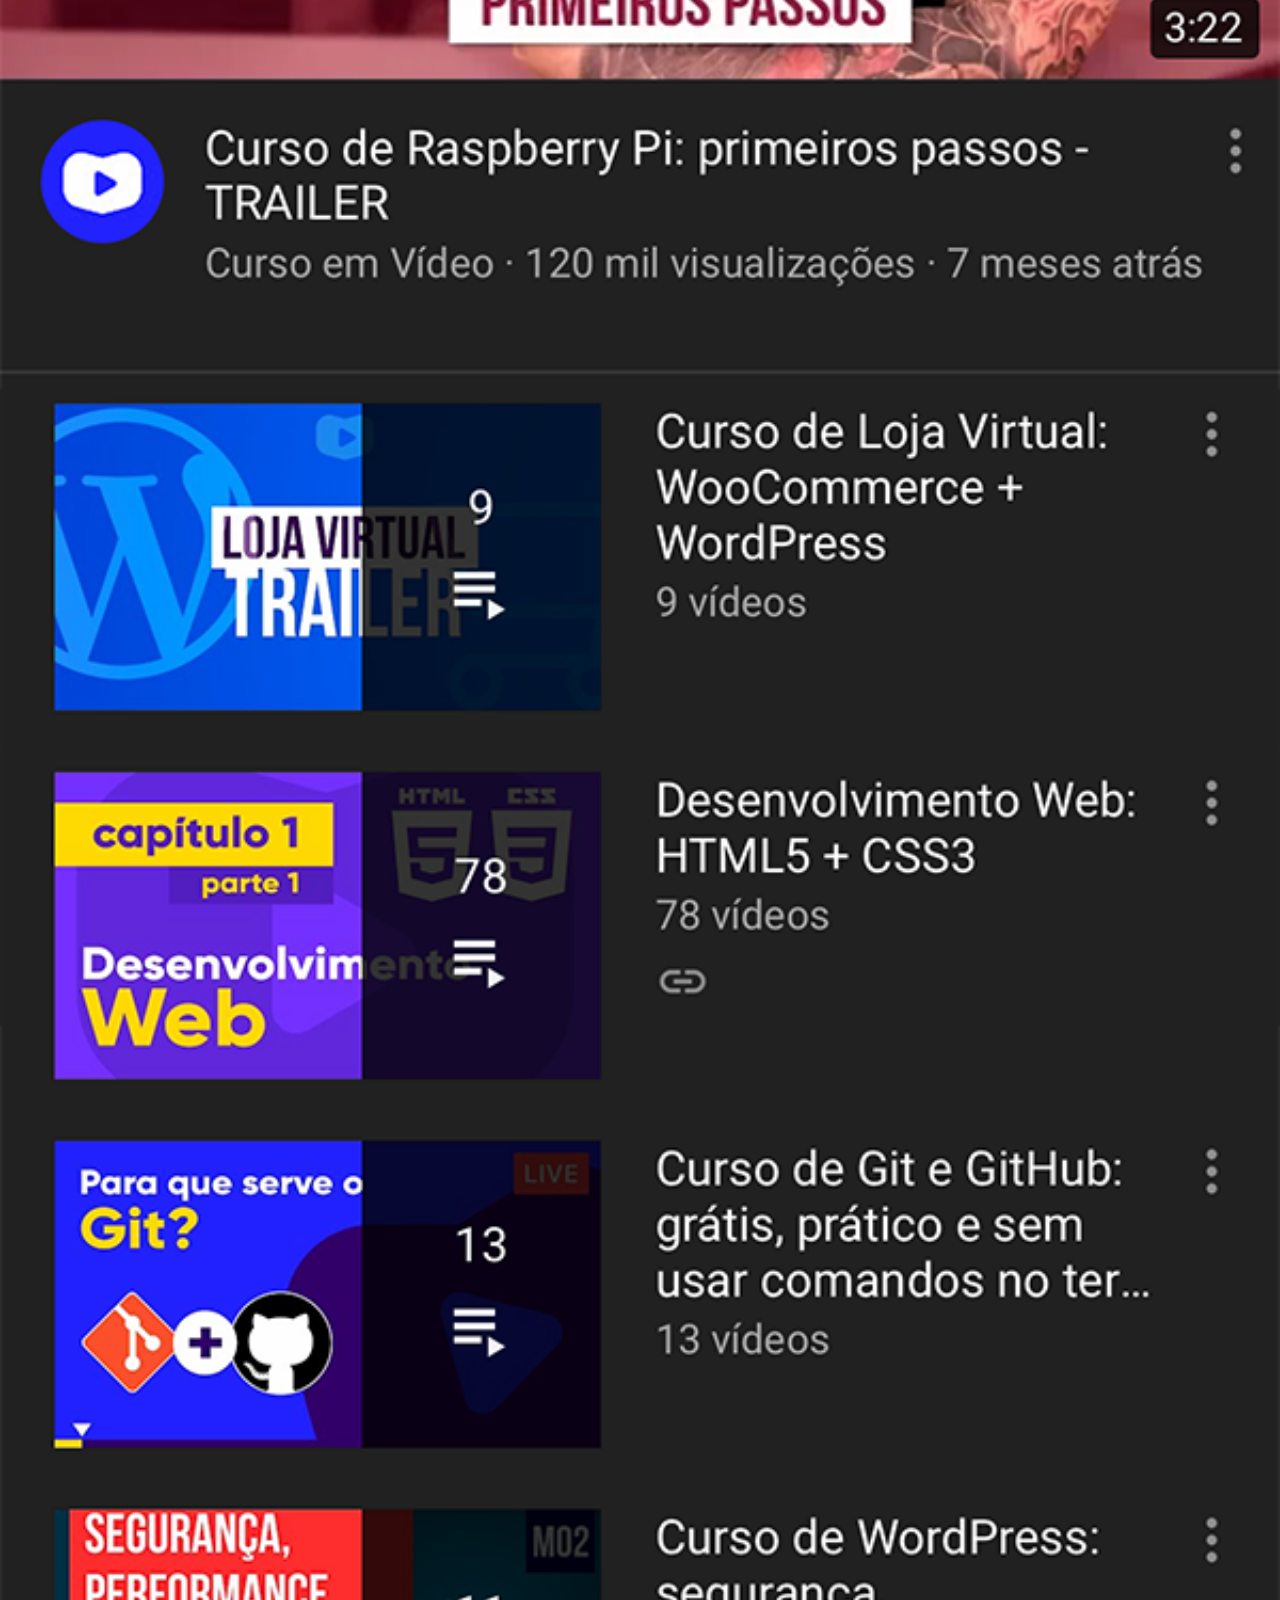
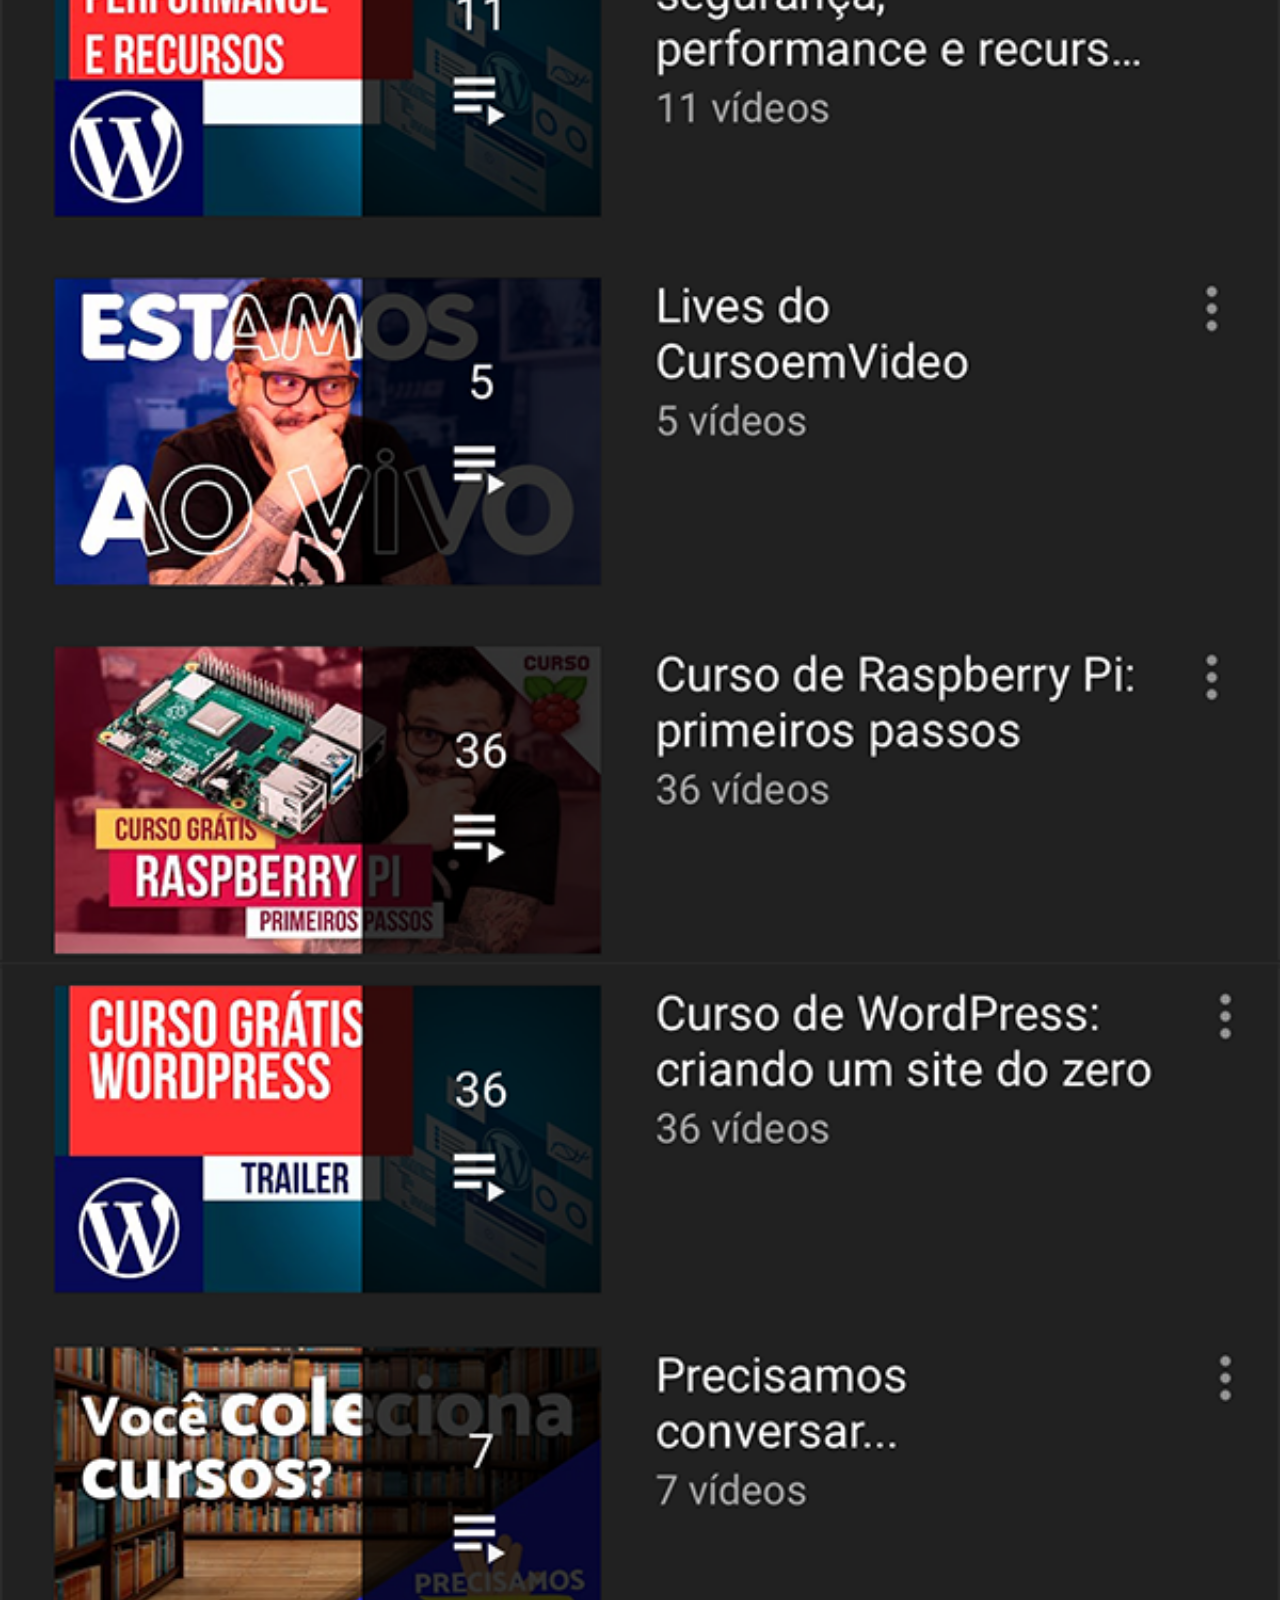
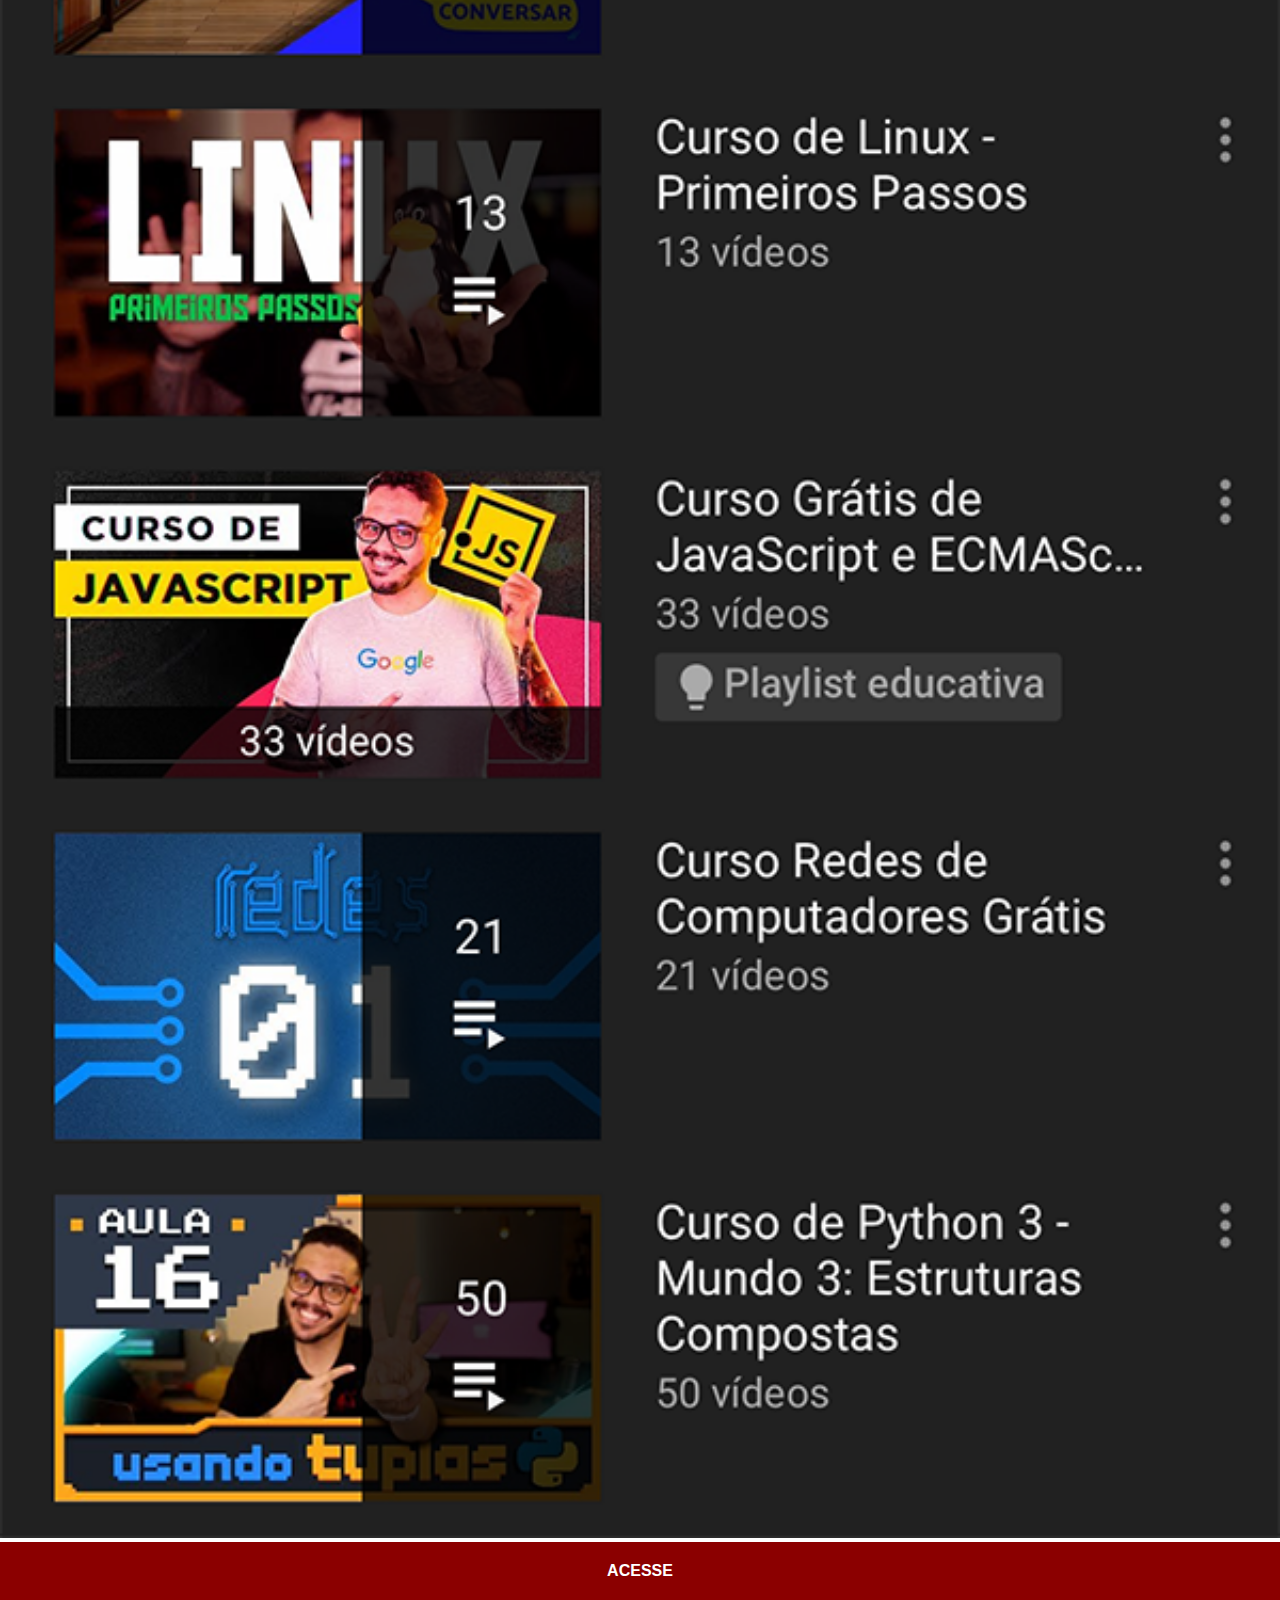
<file: youtube.html>
<!DOCTYPE html>
<html lang="pt-br">
<head>
    <meta charset="UTF-8">
    <meta name="viewport" content="width=device-width, initial-scale=1.0">
    <title>Youtube</title>
    <link rel="stylesheet" href="estilos/social.css">
</head>
<body>
    <img src="imagens/tela-youtube.png" alt="youtube">
    <a href="https://www.youtube.com/@CursoemVideo" target="_blank">ACESSE</a>
</body>
</html>
</file>
<file: estilos/style.css>
@charset "UTF-8";

*{
    margin: 0px;
    padding: 0px;
}

html, body{
   height: 100vh;
   width: 100vw;
   background-color: black;
}

main {
    height: 100vh;
    background-color: lightgray;
    
    position: relative;
    
    background-image: url(../imagens/fundo-madeira.jpg);

    background-position: top center;
   
    background-size: cover;
    
    background-attachment: fixed;
}

section#telefone{
    height: 627px; /* altura exata da imagem (só verificar o tamnho em propriedades)*/

    width: 311px; /* largura exata da imagem */
    
    position: absolute; /* ao colocar o valor 'absolute', posso colocar um 'top' e um 'left' */

    top: 50%; /* 'top 50%' e 'left 50%' deixa a imgem no centro, porém a referência da imagem é seu topo do lado esquerdo */
    left: 50%;

    transform: translate(-50%, -50%); /* serve para subir um pouco a imagem e arrastar um pouco para a esquerda, deixando-a centralizada */

    background-image: url('../imagens/frame-iphone.png');

    background-repeat: no-repeat;
}

iframe#tela{
    position: relative;
    top: 81px;
    left: 22px;

    height: 469px;
    width: 264.5px;
}

section#redes-sociais{
    text-align: right;
}

section#redes-sociais img{
    width: 50px;
    margin: 5px;
    border-radius: 50%;
    box-shadow: 2px 2px 5px rgba(0, 0, 0, 0.404);
    
    box-sizing: border-box; /* a borda faz parte da caixa e os botões já não dão a impressão que estão se mexendo quando passa o cursor do mouse por cima */
    
}

section#redes-sociais img:active {
    transform: scale(95%);
   

}

/* section#redes-sociais img:hover{
   border: 2px solid rgba(255, 255, 255, 0.301);
   transform: translate(-1.5px, -1.5px);
   box-shadow: 5px 5px 10px rgba(0, 0, 0, 0.438);
   transition: transform .3s;
} */
</file>
<file: estilos/social.css>
@charset "UTF-8";

*{
    margin: 0px;
    padding: 0px;
}


::-webkit-scrollbar{ /* tira a barra de rolagem de dentro do telefone */

    width: 0px;
    height: 0px;
}

img{
    width: 100vw;

}

a{
    display: block;
    background-color: darkred;
    color: white;
    font-weight: bolder;
    padding: 20px;
    text-decoration: none;
    text-align: center;
    font-family: Arial, Helvetica, sans-serif;
}

a:hover{
    background-color: red;
}
</file>
